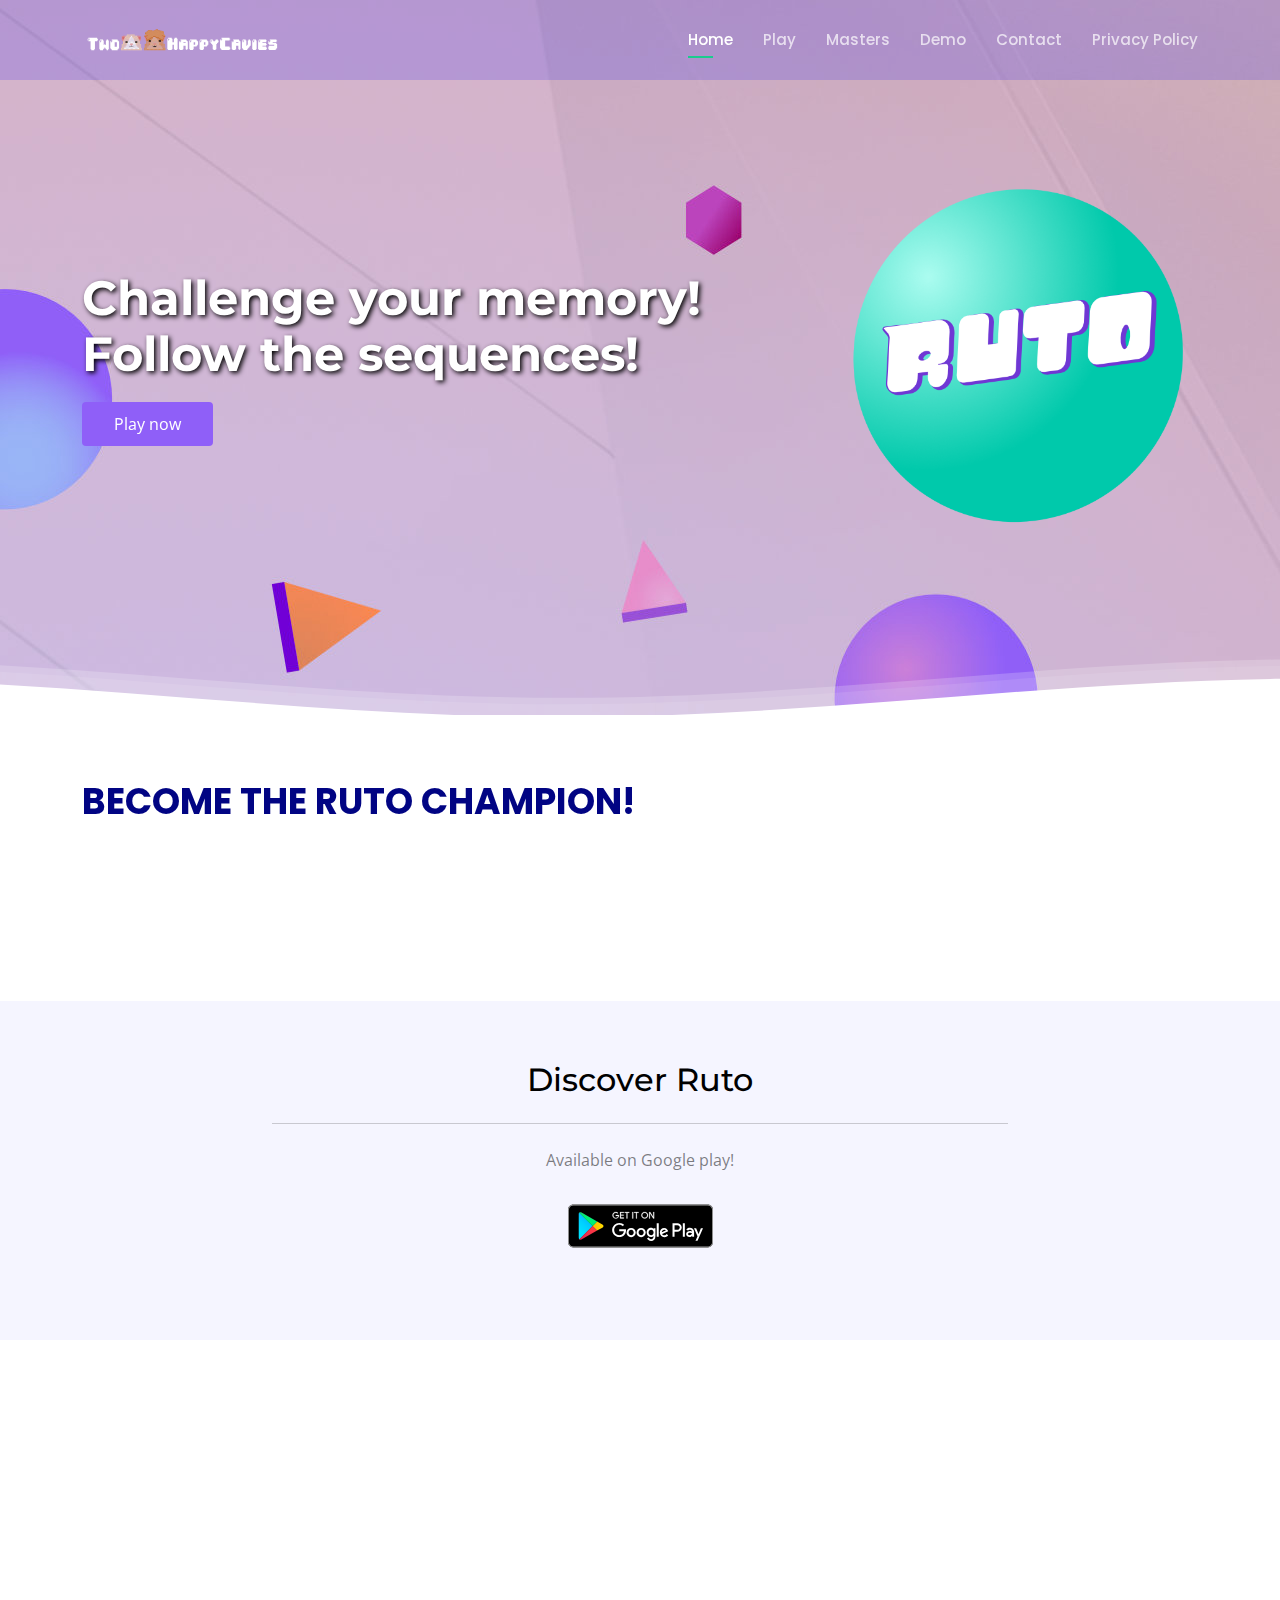
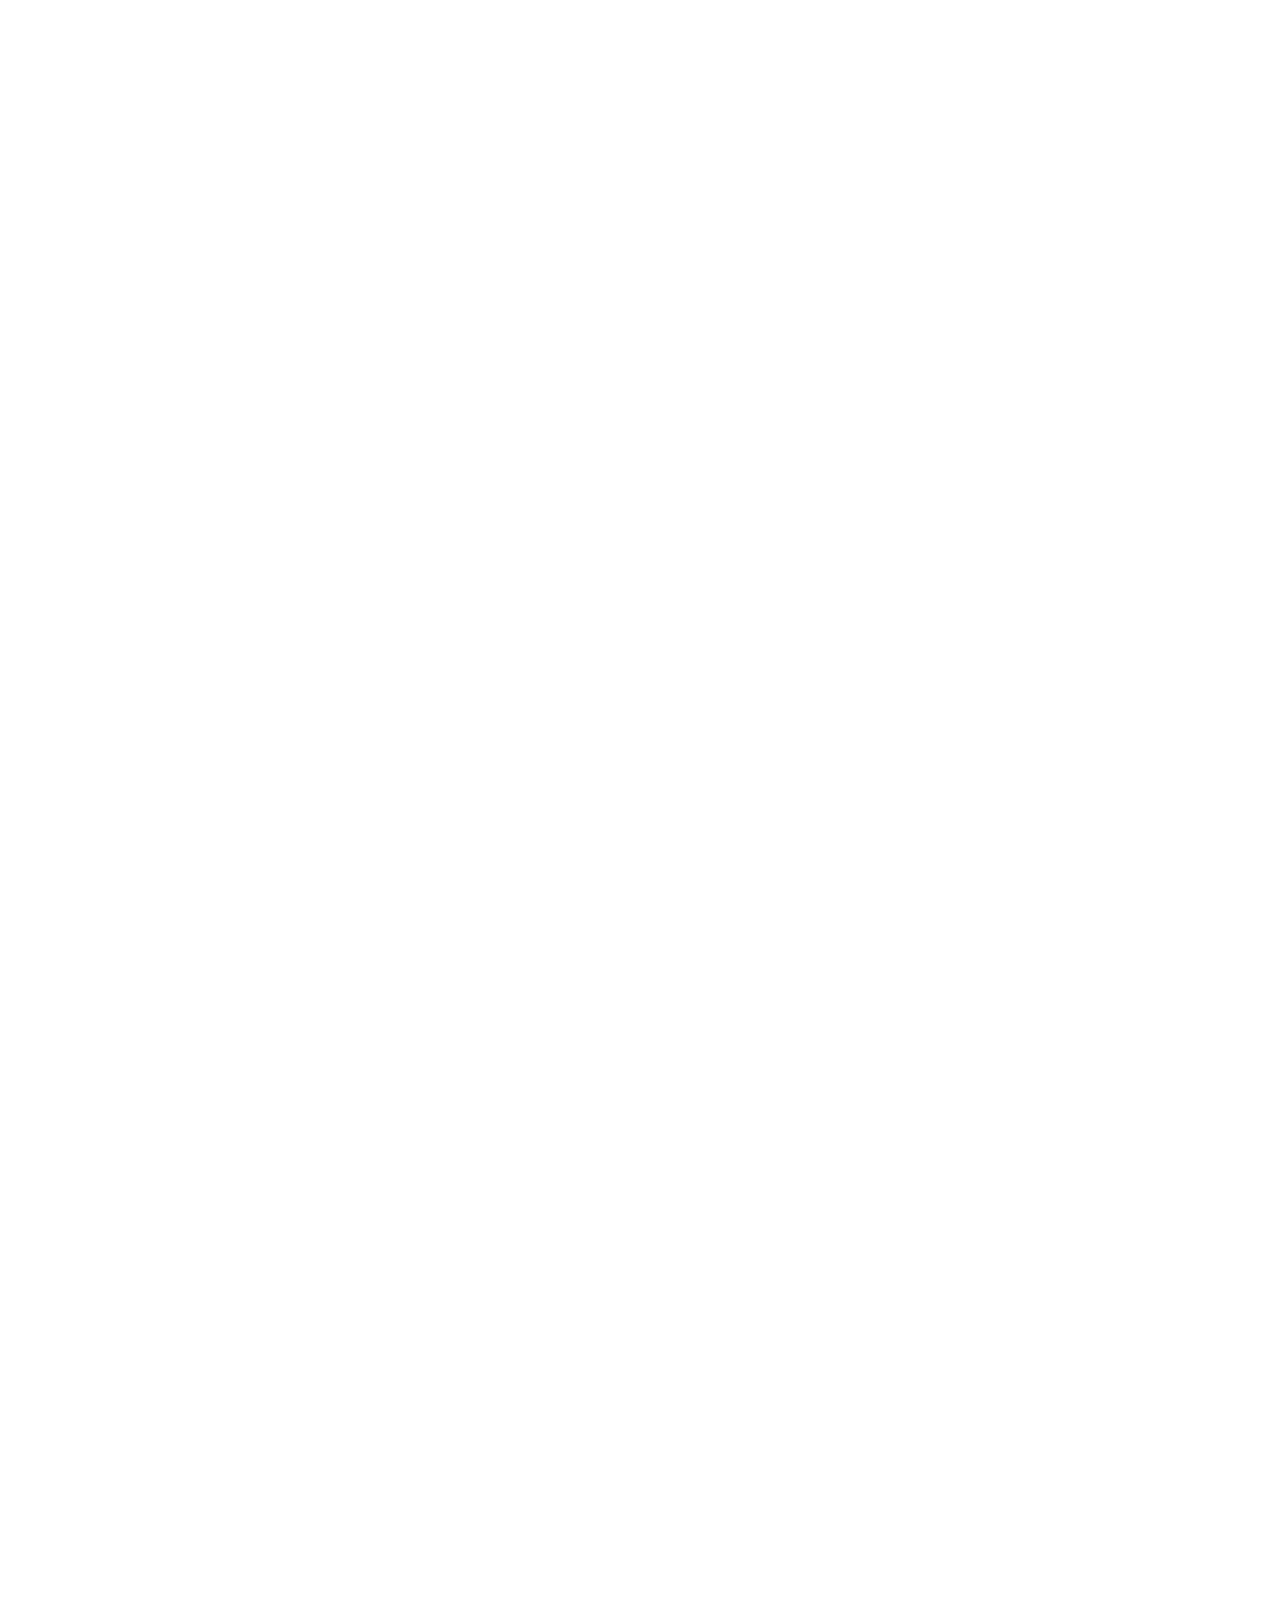
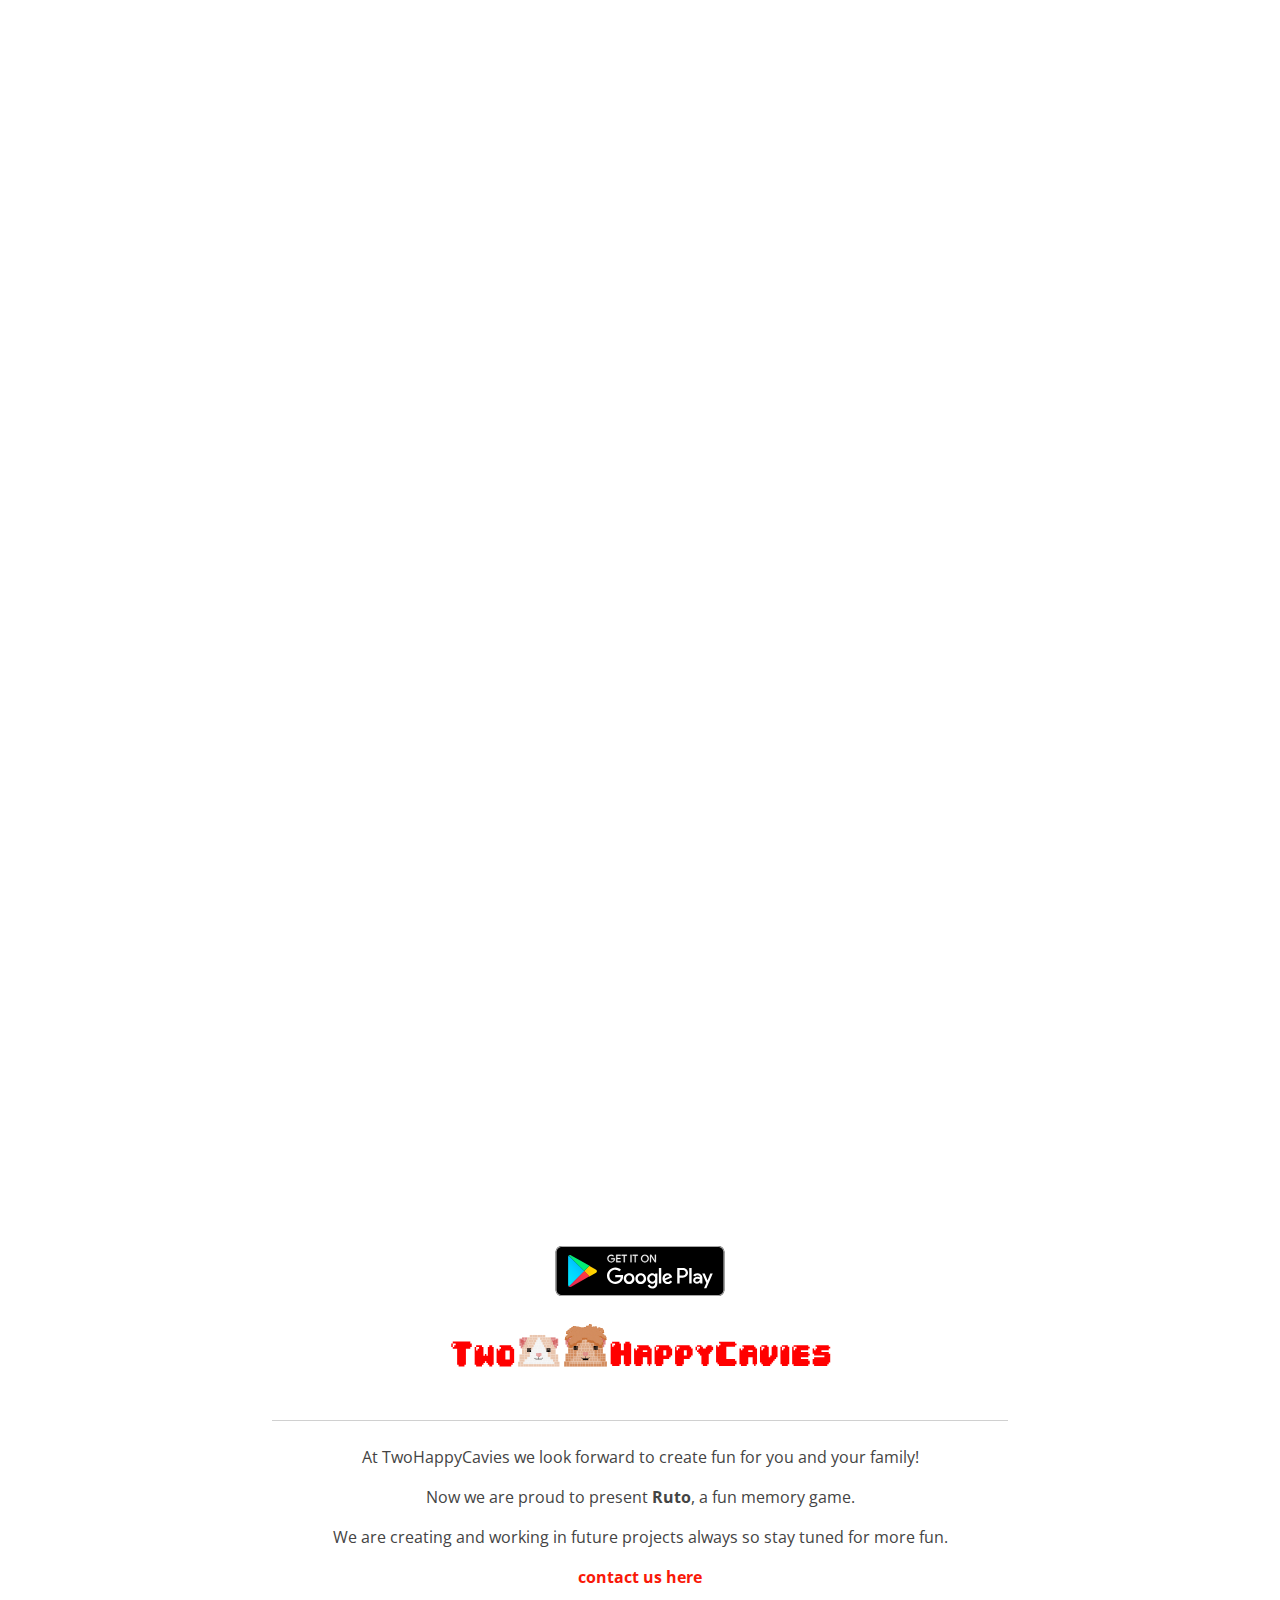
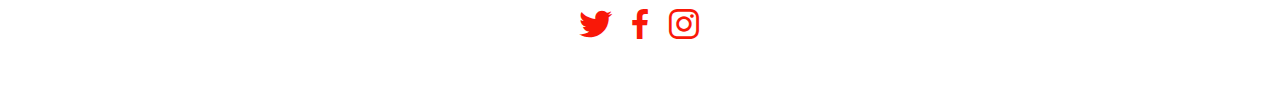
<file: index.html>
<!DOCTYPE html>
<html lang="en">

<head>
  <meta charset="utf-8">
  <meta content="width=device-width, initial-scale=1.0" name="viewport">

  <title>Ruto</title>
  <meta content="" name="description">
  <meta content="" name="keywords">

  <!-- Favicons -->
  <link href="assets/img/favicon.png" rel="icon">
  <link href="assets/img/apple-touch-icon.png" rel="apple-touch-icon">

  <!-- Google Fonts -->
  <link href="https://fonts.googleapis.com/css?family=Open+Sans:300,300i,400,400i,600,600i,700,700i|Montserrat:300,300i,400,400i,500,500i,600,600i,700,700i|Poppins:300,300i,400,400i,500,500i,600,600i,700,700i" rel="stylesheet">
  <link rel="preconnect" href="https://fonts.googleapis.com">
  <link rel="preconnect" href="https://fonts.gstatic.com" crossorigin>
  <link href="https://fonts.googleapis.com/css2?family=Dosis:wght@700&display=swap" rel="stylesheet">

  <!-- Vendor CSS Files -->
  <link href="assets/vendor/aos/aos.css" rel="stylesheet">
  <link href="assets/vendor/bootstrap/css/bootstrap.min.css" rel="stylesheet">
  <link href="assets/vendor/bootstrap-icons/bootstrap-icons.css" rel="stylesheet">
  <link href="assets/vendor/boxicons/css/boxicons.min.css" rel="stylesheet">
  <link href="assets/vendor/glightbox/css/glightbox.min.css" rel="stylesheet">
  <link href="assets/vendor/scss/buttons.scss" rel="stylesheet">
  <link href="assets/vendor/remixicon/remixicon.css" rel="stylesheet">
  <link href="assets/vendor/swiper/swiper-bundle.min.css" rel="stylesheet">

  <!-- Template Main CSS File -->
  <link href="assets/css/style.css" rel="stylesheet">

  <!-- =======================================================
  * Template Name: Bootslander - v4.7.2
  * Template URL: https://bootstrapmade.com/bootslander-free-bootstrap-landing-page-template/
  * Author: BootstrapMade.com
  * License: https://bootstrapmade.com/license/
  ======================================================== -->
</head>

<body>

  <!-- ======= Header ======= -->
  <header id="header" class="fixed-top d-flex align-items-center header-transparent">
    <div class="container d-flex align-items-center justify-content-between">

      <div class="logo">
        <a href="index.html"><img border="0" alt="TwoHappyCavies" src="assets/img/logo-thcs-outline-white.svg" height="100" width="200"></a>
        <!-- Uncomment below if you prefer to use an image logo -->
        <!-- <a href="index.html"><img src="assets/img/logo.png" alt="" class="img-fluid"></a>-->
      </div>

      <nav id="navbar" class="navbar">
        <ul>
          <li><a class="nav-link scrollto active" href="#hero">Home</a></li>
          <li><a class="nav-link scrollto" href="#features">Play</a></li>
          <li><a class="nav-link scrollto" href="#details">Masters</a></li>
          <li><a class="nav-link scrollto" href="#team">Demo</a></li>
          <li><a class="nav-link scrollto" href="#contact">Contact</a></li>
          <li><a class="nav-link scrollto" href="https://twohappycavies.github.io/ruto/privacy-policy.html" target="_blank">Privacy Policy</a></li>
        </ul>
        <i class="bi bi-list mobile-nav-toggle"></i>
      </nav><!-- .navbar -->

    </div>
  </header><!-- End Header -->

  <!-- ======= Hero Section ======= -->
  <section id="hero">

    <div class="container">
      <div class="row justify-content-between">
        <div class="col-lg-7 pt-5 pt-lg-0 order-2 order-lg-1 d-flex align-items-center">
          <div data-aos="zoom-out">
            <h1 style="color: #ffffff ; text-shadow: 2px 2px 5px #000000;">Challenge your memory! Follow the sequences! </h1>
            <a class="button-top" href="#features">Play now</a>
            <div class="text-center text-lg-start">
              </div>
          </div>
        </div>
        <div class="col-lg-4 order-1 order-lg-2 hero-img" data-aos="zoom-out" data-aos-delay="300">
          <img src="assets/img/hero-img.png" class="img-fluid animated" alt="">
          </div>
        </div>
    </div>

    <svg class="hero-waves" xmlns="http://www.w3.org/2000/svg" xmlns:xlink="http://www.w3.org/1999/xlink" viewBox="0 24 150 28 " preserveAspectRatio="none">
      <defs>
        <path id="wave-path" d="M-160 44c30 0 58-18 88-18s 58 18 88 18 58-18 88-18 58 18 88 18 v44h-352z">
      </defs>
      <g class="wave1">
        <use xlink:href="#wave-path" x="50" y="3" fill="rgba(255,255,255, .1)">
      </g>
      <g class="wave2">
        <use xlink:href="#wave-path" x="50" y="0" fill="rgba(255,255,255, .2)">
      </g>
      <g class="wave3">
        <use xlink:href="#wave-path" x="50" y="9" fill="#fff">
      </g>
    </svg>

  </section><!-- End Hero -->

  <main id="main">

      <!-- ======= About Section ======= -->
    <!--<section id="about" class="about">
      <div class="container-fluid">

        <div class="row">
          <div class="col-xl-5 col-lg-6 video-box d-flex justify-content-center align-items-stretch" data-aos="fade-right">
            <a href="https://www.youtube.com/watch?v=jDDaplaOz7Q" class="venobox play-btn mb-4" data-vbtype="video" data-autoplay="true"></a>
          </div>

          <div class="col-xl-7 col-lg-6 icon-boxes d-flex flex-column align-items-stretch justify-content-center py-5 px-lg-5" data-aos="fade-left">
            <h3>Enim quis est voluptatibus aliquid consequatur fugiat</h3>
            <p>Esse voluptas cumque vel exercitationem. Reiciendis est hic accusamus. Non ipsam et sed minima temporibus laudantium. Soluta voluptate sed facere corporis dolores excepturi. Libero laboriosam sint et id nulla tenetur. Suscipit aut voluptate.</p>

            <div class="icon-box" data-aos="zoom-in" data-aos-delay="100">
              <div class="icon"><i class="bx bx-fingerprint"></i></div>
              <h4 class="title"><a href="">Lorem Ipsum</a></h4>
              <p class="description">Voluptatum deleniti atque corrupti quos dolores et quas molestias excepturi sint occaecati cupiditate non provident</p>
            </div>

            <div class="icon-box" data-aos="zoom-in" data-aos-delay="200">
              <div class="icon"><i class="bx bx-gift"></i></div>
              <h4 class="title"><a href="">Nemo Enim</a></h4>
              <p class="description">At vero eos et accusamus et iusto odio dignissimos ducimus qui blanditiis praesentium voluptatum deleniti atque</p>
            </div>

            <div class="icon-box" data-aos="zoom-in" data-aos-delay="300">
              <div class="icon"><i class="bx bx-atom"></i></div>
              <h4 class="title"><a href="">Dine Pad</a></h4>
              <p class="description">Explicabo est voluptatum asperiores consequatur magnam. Et veritatis odit. Sunt aut deserunt minus aut eligendi omnis</p>
            </div>

          </div>
        </div>

      </div>
    </section>--><!-- End About Section -->

    <!-- ======= Features Section ======= -->
    <section id="features" class="features">
      <div class="container">

        <div class="section-title" data-aos="fade-up">
          <p>Become the Ruto Champion!</p>
        </div>

        <div class="row" data-aos="fade-left">
          <div class="col-lg-3 col-md-4">
            <div class="icon-box" data-aos="zoom-in" data-aos-delay="50">
              <i class="bi bi-puzzle" style="color: #ffbb2c;"></i>
              <h3><a href="">Memory game</a></h3>
            </div>
          </div>
          <div class="col-lg-3 col-md-4 mt-4 mt-md-0">
            <div class="icon-box" data-aos="zoom-in" data-aos-delay="100">
              <i class="bi bi-joystick" style="color: #5578ff;"></i>
              <h3><a href="">12 classic levels</a></h3>
            </div>
          </div>
          <div class="col-lg-3 col-md-4 mt-4 mt-md-0">
            <div class="icon-box" data-aos="zoom-in" data-aos-delay="150">
              <i class="bi bi-asterisk" style="color: #e80368;"></i>
              <h3><a href="">12 themed levels</a></h3>
            </div>
          </div>
          <div class="col-lg-3 col-md-4 mt-4 mt-lg-0">
            <div class="icon-box" data-aos="zoom-in" data-aos-delay="200">
              <i class="bi bi-unlock" style="color: #e361ff;"></i>
              <h3><a href="">All levels unlocked</a></h3>
            </div>
          </div>
      </div>
    </section><!-- End Features Section -->

    <!-- ======= Game download Section ======= -->
    <section id="faq" class="faq section-bg">
      <div class="container">
          <div class="row justify-content-center">
            <div class="col-lg-8 text-center">
              <h2 class="text-black mt-0">Discover Ruto</h2>
              <hr class="divider light my-4">
              <p class="text-black-50 mb-4">Available on Google play!</p>
                <p class="text-white-50 mb-4"><img border="0" alt="Google" src="assets/img/google-play-badge.svg" height="60" width="145"></p>
              </div>
          </div>
        </div>
      </section>
  <!-- End Game download Section -->


    <!-- ======= Counts Section ======= -->
    <!--<section id="counts" class="counts">
      <div class="container">

        <div class="row" data-aos="fade-up">

          <div class="col-lg-3 col-md-6">
            <div class="count-box">
              <i class="bi bi-emoji-smile"></i>
              <span data-purecounter-start="0" data-purecounter-end="232" data-purecounter-duration="1" class="purecounter"></span>
              <p>Happy Clients</p>
            </div>
          </div>

          <div class="col-lg-3 col-md-6 mt-5 mt-md-0">
            <div class="count-box">
              <i class="bi bi-journal-richtext"></i>
              <span data-purecounter-start="0" data-purecounter-end="521" data-purecounter-duration="1" class="purecounter"></span>
              <p>Projects</p>
            </div>
          </div>

          <div class="col-lg-3 col-md-6 mt-5 mt-lg-0">
            <div class="count-box">
              <i class="bi bi-headset"></i>
              <span data-purecounter-start="0" data-purecounter-end="1463" data-purecounter-duration="1" class="purecounter"></span>
              <p>Hours Of Support</p>
            </div>
          </div>

          <div class="col-lg-3 col-md-6 mt-5 mt-lg-0">
            <div class="count-box">
              <i class="bi bi-people"></i>
              <span data-purecounter-start="0" data-purecounter-end="15" data-purecounter-duration="1" class="purecounter"></span>
              <p>Hard Workers</p>
            </div>
          </div>

        </div>

      </div>
    </section>--><!-- End Counts Section -->

    <!-- ======= Details Section ======= -->
    <section id="details" class="details">
      <div class="container">

        <div class="row content">
          <div class="col-md-4" data-aos="fade-right">
            <a href="#team"><img src="assets/img/details-1title2.png" class="img-fluid" alt=""></a></img>
            <img src="assets/img/details-1.png" class="img-fluid" alt="">

          </div>
          <div class="col-md-8 pt-4" data-aos="fade-up">
            <h3>Circle Master: Kid Dial</h3>
            <p class="fst">
            DJ performer by nature and Master Ruto on Circles. </p>
            <p>He uses a variety of wild MIDI controllers to perform his sequences.</p>
            <p>Loves a challenge so be prepared!</p>
            <ul>
              <li><a href="#team"><img src="assets/img/about-2.png"></a></li>
              <li></li>
              <li><p><strong>From left to right:</strong> 6 Figures (Level 2), Flag (Level 3), Midi-Warrior (Level 8) </p>
            </ul>

          </div>
        </div>

        <div class="row content">
          <div class="col-md-4 order-1 order-md-2" data-aos="fade-left">
            <a href="#team"><img src="assets/img/details-2title2.png" class="img-fluid" alt=""></a></img>
            <img src="assets/img/details-2.png" class="img-fluid" alt="">
            </div>
          <div class="col-md-8 pt-5 order-2 order-md-1" data-aos="fade-up">
            <h3>This is Virtus Potentia</h3>
            <p class="fst">
              Genius engineer with a passion for Ruto sequences.</p>
              <p>As a Master Ruto in Hexagons she uses Virtual Reality grounds to create her sequences.</p>
              <ul>
                <li><a href="#team"><img src="assets/img/about-3.png"></a></img></li>
                <li></li>
                <li><p><strong>From left to right:</strong> VR Burst (Level 16), Hex Stair (Level 10), The Hive (Level 15) </p>
              </ul>
            </div>
        </div>

        <div class="row content">
          <div class="col-md-4" data-aos="fade-right">
            <a href="#team"><img src="assets/img/details-3title2.png" class="img-fluid" alt=""></a></img>
            <img src="assets/img/details-3.png" class="img-fluid" alt="">
          </div>
          <div class="col-md-8 pt-5" data-aos="fade-up">
            <h3>This is Doctor James Forscher</h3>
            <p>Archeologist who has found ancient temples with Ruto sequences</p>
            <p>To control these sequences and solve their mystery, he has become Master Ruto in Triangles</p>
            <p>What will he find on these mysterious sequences?</p>
            <ul>
              <li><a href="#team"><img src="assets/img/about-4.png"></a></img></li>
              <li></li>
              <li><p><strong>From left to right:</strong> A god's eye (Level 21), Caterpillar (Level 19), Fractal (Level 24) </p>
            </ul>
          </div>
        </div>
      </div>
    </section><!-- End Details Section -->

    <!-- ======= Gallery Section ======= -->
  <!--  <section id="gallery" class="gallery">
      <div class="container">

        <div class="section-title" data-aos="fade-up">
          <h2>Gallery</h2>
          <p>Check our Gallery</p>
        </div>

        <div class="row g-0" data-aos="fade-left">

          <div class="col-lg-3 col-md-4">
            <div class="gallery-item" data-aos="zoom-in" data-aos-delay="100">
              <a href="assets/img/gallery/gallery-1.jpg" class="gallery-lightbox">
                <img src="assets/img/gallery/gallery-1.jpg" alt="" class="img-fluid">
              </a>
            </div>
          </div>

          <div class="col-lg-3 col-md-4">
            <div class="gallery-item" data-aos="zoom-in" data-aos-delay="150">
              <a href="assets/img/gallery/gallery-2.jpg" class="gallery-lightbox">
                <img src="assets/img/gallery/gallery-2.jpg" alt="" class="img-fluid">
              </a>
            </div>
          </div>

          <div class="col-lg-3 col-md-4">
            <div class="gallery-item" data-aos="zoom-in" data-aos-delay="200">
              <a href="assets/img/gallery/gallery-3.jpg" class="gallery-lightbox">
                <img src="assets/img/gallery/gallery-3.jpg" alt="" class="img-fluid">
              </a>
            </div>
          </div>

          <div class="col-lg-3 col-md-4">
            <div class="gallery-item" data-aos="zoom-in" data-aos-delay="250">
              <a href="assets/img/gallery/gallery-4.jpg" class="gallery-lightbox">
                <img src="assets/img/gallery/gallery-4.jpg" alt="" class="img-fluid">
              </a>
            </div>
          </div>

          <div class="col-lg-3 col-md-4">
            <div class="gallery-item" data-aos="zoom-in" data-aos-delay="300">
              <a href="assets/img/gallery/gallery-5.jpg" class="gallery-lightbox">
                <img src="assets/img/gallery/gallery-5.jpg" alt="" class="img-fluid">
              </a>
            </div>
          </div>

          <div class="col-lg-3 col-md-4">
            <div class="gallery-item" data-aos="zoom-in" data-aos-delay="350">
              <a href="assets/img/gallery/gallery-6.jpg" class="gallery-lightbox">
                <img src="assets/img/gallery/gallery-6.jpg" alt="" class="img-fluid">
              </a>
            </div>
          </div>

          <div class="col-lg-3 col-md-4">
            <div class="gallery-item" data-aos="zoom-in" data-aos-delay="400">
              <a href="assets/img/gallery/gallery-7.jpg" class="gallery-lightbox">
                <img src="assets/img/gallery/gallery-7.jpg" alt="" class="img-fluid">
              </a>
            </div>
          </div>

          <div class="col-lg-3 col-md-4">
            <div class="gallery-item" data-aos="zoom-in" data-aos-delay="450">
              <a href="assets/img/gallery/gallery-8.jpg" class="gallery-lightbox">
                <img src="assets/img/gallery/gallery-8.jpg" alt="" class="img-fluid">
              </a>
            </div>
          </div>

        </div>

      </div>
    </section>--><!-- End Gallery Section -->

    <!-- ======= Testimonials Section ======= -->
  <!--  <section id="testimonials" class="testimonials">
      <div class="container">

        <div class="testimonials-slider swiper" data-aos="fade-up" data-aos-delay="100">
          <div class="swiper-wrapper">

            <div class="swiper-slide">
              <div class="testimonial-item">
                <img src="assets/img/testimonials/testimonials-1.jpg" class="testimonial-img" alt="">
                <h3>Saul Goodman</h3>
                <h4>Ceo &amp; Founder</h4>
                <p>
                  <i class="bx bxs-quote-alt-left quote-icon-left"></i>
                  Proin iaculis purus consequat sem cure digni ssim donec porttitora entum suscipit rhoncus. Accusantium quam, ultricies eget id, aliquam eget nibh et. Maecen aliquam, risus at semper.
                  <i class="bx bxs-quote-alt-right quote-icon-right"></i>
                </p>
              </div>
            </div>--><!-- End testimonial item -->

            <!--<div class="swiper-slide">
              <div class="testimonial-item">
                <img src="assets/img/testimonials/testimonials-2.jpg" class="testimonial-img" alt="">
                <h3>Sara Wilsson</h3>
                <h4>Designer</h4>
                <p>
                  <i class="bx bxs-quote-alt-left quote-icon-left"></i>
                  Export tempor illum tamen malis malis eram quae irure esse labore quem cillum quid cillum eram malis quorum velit fore eram velit sunt aliqua noster fugiat irure amet legam anim culpa.
                  <i class="bx bxs-quote-alt-right quote-icon-right"></i>
                </p>
              </div>
            </div>--><!-- End testimonial item -->

            <!--<div class="swiper-slide">
              <div class="testimonial-item">
                <img src="assets/img/testimonials/testimonials-3.jpg" class="testimonial-img" alt="">
                <h3>Jena Karlis</h3>
                <h4>Store Owner</h4>
                <p>
                  <i class="bx bxs-quote-alt-left quote-icon-left"></i>
                  Enim nisi quem export duis labore cillum quae magna enim sint quorum nulla quem veniam duis minim tempor labore quem eram duis noster aute amet eram fore quis sint minim.
                  <i class="bx bxs-quote-alt-right quote-icon-right"></i>
                </p>
              </div>
            </div>--><!-- End testimonial item -->

          <!--  <div class="swiper-slide">
              <div class="testimonial-item">
                <img src="assets/img/testimonials/testimonials-4.jpg" class="testimonial-img" alt="">
                <h3>Matt Brandon</h3>
                <h4>Freelancer</h4>
                <p>
                  <i class="bx bxs-quote-alt-left quote-icon-left"></i>
                  Fugiat enim eram quae cillum dolore dolor amet nulla culpa multos export minim fugiat minim velit minim dolor enim duis veniam ipsum anim magna sunt elit fore quem dolore labore illum veniam.
                  <i class="bx bxs-quote-alt-right quote-icon-right"></i>
                </p>
              </div>
            </div>--><!-- End testimonial item -->

            <!--<div class="swiper-slide">
              <div class="testimonial-item">
                <img src="assets/img/testimonials/testimonials-5.jpg" class="testimonial-img" alt="">
                <h3>John Larson</h3>
                <h4>Entrepreneur</h4>
                <p>
                  <i class="bx bxs-quote-alt-left quote-icon-left"></i>
                  Quis quorum aliqua sint quem legam fore sunt eram irure aliqua veniam tempor noster veniam enim culpa labore duis sunt culpa nulla illum cillum fugiat legam esse veniam culpa fore nisi cillum quid.
                  <i class="bx bxs-quote-alt-right quote-icon-right"></i>
                </p>
              </div>
            </div>--><!-- End testimonial item -->

          <!--</div>
          <div class="swiper-pagination"></div>
        </div>

      </div>
    </section>--><!-- End Testimonials Section -->

    <!-- ======= Team Section ======= -->
    <section id="team" class="team">
      <div class="container">

        <div class="section-title" data-aos="fade-up">
          <p>Play our free online demos</p>

        </div>

        <div class="row" data-aos="fade-left">

          <div class="col-lg-4 col-md-6">
            <div class="member" data-aos="zoom-in" data-aos-delay="100">
              <div class="pic"><a href="https://twohappycavies.github.io/ruto/demo/index.html" target="_blank"><img src="assets/img/team/team-1.jpg" class="img-fluid" alt=""></a></img></div>
              <div class="member-info">
                <h4>Circles</h4>
                </div>
            </div>
          </div>

          <div class="col-lg-4 col-md-6 mt-5 mt-md-0">
            <div class="member" data-aos="zoom-in" data-aos-delay="200">
              <div class="pic"><a href="https://twohappycavies.github.io/ruto/demo/hexagons/index_hex.html" target="_blank"><img src="assets/img/team/team-2.jpg" class="img-fluid" alt=""></a></img></div>
              <div class="member-info">
                <h4>Hexagons</h4>
                </div>
            </div>
          </div>

          <div class="col-lg-4 col-md-6 mt-5 mt-lg-0">
            <div class="member" data-aos="zoom-in" data-aos-delay="300">
              <div class="pic"><a href="https://twohappycavies.github.io/ruto/demo/triangles/index_tri.html" target="_blank"><img src="assets/img/team/team-3.jpg" class="img-fluid" alt=""></div>
              <div class="member-info">
                <h4>Triangles</h4>
                </div>
            </div>
          </div>
        </div>

      </div>
    </section><!-- End Team Section -->

    <!-- ======= Game download Section ======= -->
    <!--<section id="faq" class="faq section-bg">
      <div class="container">
          <div class="row justify-content-center">
            <div class="col-lg-8 text-center">
              <h2 class="text-black mt-0">Discover Ruto</h2>
              <hr class="divider light my-4">
              <p class="text-black-50 mb-4">Available on Google play!</p>
                <p class="text-white-50 mb-4"><img border="0" alt="Google" src="assets/img/google-play-badge.svg" height="60" width="145"></p>
              </div>
          </div>
        </div>
      </section>-->
  <!-- End Game download Section -->
  <!-- Call to Action Section -->
<!--  <section class="page-section bg-dark text-white">
    <div class="container text-center">
      <h2 class="mb-4">TwoHappyCavies is in Facebook</h2>
       <a class="button-top" href="https://www.facebook.com/twohappycavies/">Follow Us!</a>
    </div>
  </section>-->

  <!-- Contact Section -->
  <section class="page-section" id="contact">
    <div class="container">
      <div class="row justify-content-center">
        <div class="col-lg-8 text-center">
          <div class="logo">
            <a href=""><img border="0" alt="TwoHappyCavies" src="assets/img/google-play-badge.svg" height="50" width="200"></a>
          </div>
          <div class="logo">
            <a href="index.html"><img border="0" alt="TwoHappyCavies" src="assets/img/logo-thcs-outline.svg" height="100" width="400"></a>
            <!-- Uncomment below if you prefer to use an image logo -->
            <!-- <a href="index.html"><img src="assets/img/logo.png" alt="" class="img-fluid"></a>-->
          </div>
          <hr class="divider my-4">
            <p>At TwoHappyCavies we look forward to create fun for you and your family!</p>
          </p> Now we are proud to present <b>Ruto</b>, a fun memory game.</p>
          <p> We are creating and working in future projects always so stay tuned for more fun.</p>
        </div>
      </div>
      <div class="row justify-content-center">
        <div class="col-lg-8 text-center">
          <i class="fas fa-envelope fa-3x mb-3 text-muted"></i>
          <!-- Make sure to change the email address in anchor text AND the link below! -->
          <a class="d-block" style="color: #f91808;" href="mailto:twohappycavies@gmail.com"><strong>contact us here</strong></a>
          <p></p>
          <a href="#" class="twitter"><i class="bx bxl-twitter" style="font-size:40px; color: #f91808"></i></a>
          <a href="https://www.facebook.com/twohappycavies/" class="facebook" target="_blank"><i class="bx bxl-facebook" style="font-size:40px; color: #f91808"></i></a>
          <a href="#" class="instagram"><i class="bx bxl-instagram" style="font-size:40px; color: #f91808"></i></a>
        </div>
      </div>
    </div>

    <!-- ======= Pricing Section ======= -->
  <!--  <section id="pricing" class="pricing">
      <div class="container">

        <div class="section-title" data-aos="fade-up">
          <h2>Pricing</h2>
          <p>Check our Pricing</p>
        </div>

        <div class="row" data-aos="fade-left">

          <div class="col-lg-3 col-md-6">
            <div class="box" data-aos="zoom-in" data-aos-delay="100">
              <h3>Free</h3>
              <h4><sup>$</sup>0<span> / month</span></h4>
              <ul>
                <li>Aida dere</li>
                <li>Nec feugiat nisl</li>
                <li>Nulla at volutpat dola</li>
                <li class="na">Pharetra massa</li>
                <li class="na">Massa ultricies mi</li>
              </ul>
              <div class="btn-wrap">
                <a href="#" class="btn-buy">Buy Now</a>
              </div>
            </div>
          </div>

          <div class="col-lg-3 col-md-6 mt-4 mt-md-0">
            <div class="box featured" data-aos="zoom-in" data-aos-delay="200">
              <h3>Business</h3>
              <h4><sup>$</sup>19<span> / month</span></h4>
              <ul>
                <li>Aida dere</li>
                <li>Nec feugiat nisl</li>
                <li>Nulla at volutpat dola</li>
                <li>Pharetra massa</li>
                <li class="na">Massa ultricies mi</li>
              </ul>
              <div class="btn-wrap">
                <a href="#" class="btn-buy">Buy Now</a>
              </div>
            </div>
          </div>

          <div class="col-lg-3 col-md-6 mt-4 mt-lg-0">
            <div class="box" data-aos="zoom-in" data-aos-delay="300">
              <h3>Developer</h3>
              <h4><sup>$</sup>29<span> / month</span></h4>
              <ul>
                <li>Aida dere</li>
                <li>Nec feugiat nisl</li>
                <li>Nulla at volutpat dola</li>
                <li>Pharetra massa</li>
                <li>Massa ultricies mi</li>
              </ul>
              <div class="btn-wrap">
                <a href="#" class="btn-buy">Buy Now</a>
              </div>
            </div>
          </div>

          <div class="col-lg-3 col-md-6 mt-4 mt-lg-0">
            <div class="box" data-aos="zoom-in" data-aos-delay="400">
              <span class="advanced">Advanced</span>
              <h3>Ultimate</h3>
              <h4><sup>$</sup>49<span> / month</span></h4>
              <ul>
                <li>Aida dere</li>
                <li>Nec feugiat nisl</li>
                <li>Nulla at volutpat dola</li>
                <li>Pharetra massa</li>
                <li>Massa ultricies mi</li>
              </ul>
              <div class="btn-wrap">
                <a href="#" class="btn-buy">Buy Now</a>
              </div>
            </div>
          </div>

        </div>

      </div>
    </section>--><!-- End Pricing Section -->

    <!-- ======= F.A.Q Section ======= -->
  <!--  <section id="faq" class="faq section-bg">
      <div class="container">

        <div class="section-title" data-aos="fade-up">
          <h2>F.A.Q</h2>
          <p>Frequently Asked Questions</p>
        </div>

        <div class="faq-list">
          <ul>
            <li data-aos="fade-up">
              <i class="bx bx-help-circle icon-help"></i> <a data-bs-toggle="collapse" class="collapse" data-bs-target="#faq-list-1">Non consectetur a erat nam at lectus urna duis? <i class="bx bx-chevron-down icon-show"></i><i class="bx bx-chevron-up icon-close"></i></a>
              <div id="faq-list-1" class="collapse show" data-bs-parent=".faq-list">
                <p>
                  Feugiat pretium nibh ipsum consequat. Tempus iaculis urna id volutpat lacus laoreet non curabitur gravida. Venenatis lectus magna fringilla urna porttitor rhoncus dolor purus non.
                </p>
              </div>
            </li>

            <li data-aos="fade-up" data-aos-delay="100">
              <i class="bx bx-help-circle icon-help"></i> <a data-bs-toggle="collapse" data-bs-target="#faq-list-2" class="collapsed">Feugiat scelerisque varius morbi enim nunc? <i class="bx bx-chevron-down icon-show"></i><i class="bx bx-chevron-up icon-close"></i></a>
              <div id="faq-list-2" class="collapse" data-bs-parent=".faq-list">
                <p>
                  Dolor sit amet consectetur adipiscing elit pellentesque habitant morbi. Id interdum velit laoreet id donec ultrices. Fringilla phasellus faucibus scelerisque eleifend donec pretium. Est pellentesque elit ullamcorper dignissim. Mauris ultrices eros in cursus turpis massa tincidunt dui.
                </p>
              </div>
            </li>

            <li data-aos="fade-up" data-aos-delay="200">
              <i class="bx bx-help-circle icon-help"></i> <a data-bs-toggle="collapse" data-bs-target="#faq-list-3" class="collapsed">Dolor sit amet consectetur adipiscing elit? <i class="bx bx-chevron-down icon-show"></i><i class="bx bx-chevron-up icon-close"></i></a>
              <div id="faq-list-3" class="collapse" data-bs-parent=".faq-list">
                <p>
                  Eleifend mi in nulla posuere sollicitudin aliquam ultrices sagittis orci. Faucibus pulvinar elementum integer enim. Sem nulla pharetra diam sit amet nisl suscipit. Rutrum tellus pellentesque eu tincidunt. Lectus urna duis convallis convallis tellus. Urna molestie at elementum eu facilisis sed odio morbi quis
                </p>
              </div>
            </li>

            <li data-aos="fade-up" data-aos-delay="300">
              <i class="bx bx-help-circle icon-help"></i> <a data-bs-toggle="collapse" data-bs-target="#faq-list-4" class="collapsed">Tempus quam pellentesque nec nam aliquam sem et tortor consequat? <i class="bx bx-chevron-down icon-show"></i><i class="bx bx-chevron-up icon-close"></i></a>
              <div id="faq-list-4" class="collapse" data-bs-parent=".faq-list">
                <p>
                  Molestie a iaculis at erat pellentesque adipiscing commodo. Dignissim suspendisse in est ante in. Nunc vel risus commodo viverra maecenas accumsan. Sit amet nisl suscipit adipiscing bibendum est. Purus gravida quis blandit turpis cursus in.
                </p>
              </div>
            </li>

            <li data-aos="fade-up" data-aos-delay="400">
              <i class="bx bx-help-circle icon-help"></i> <a data-bs-toggle="collapse" data-bs-target="#faq-list-5" class="collapsed">Tortor vitae purus faucibus ornare. Varius vel pharetra vel turpis nunc eget lorem dolor? <i class="bx bx-chevron-down icon-show"></i><i class="bx bx-chevron-up icon-close"></i></a>
              <div id="faq-list-5" class="collapse" data-bs-parent=".faq-list">
                <p>
                  Laoreet sit amet cursus sit amet dictum sit amet justo. Mauris vitae ultricies leo integer malesuada nunc vel. Tincidunt eget nullam non nisi est sit amet. Turpis nunc eget lorem dolor sed. Ut venenatis tellus in metus vulputate eu scelerisque.
                </p>
              </div>
            </li>

          </ul>
        </div>

      </div>
    </section>--><!-- End F.A.Q Section -->

    <!-- ======= Contact Section ======= -->
    <!--<section id="contact" class="contact">
      <div class="container">

        <div class="section-title" data-aos="fade-up">
          <h2>Contact</h2>
          <p>Contact Us</p>
        </div>

        <div class="row">

          <div class="col-lg-4" data-aos="fade-right" data-aos-delay="100">
            <div class="info">
              <div class="address">
                <i class="bi bi-geo-alt"></i>
                <h4>Location:</h4>
                <p>A108 Adam Street, New York, NY 535022</p>
              </div>

              <div class="email">
                <i class="bi bi-envelope"></i>
                <h4>Email:</h4>
                <p>info@example.com</p>
              </div>

              <div class="phone">
                <i class="bi bi-phone"></i>
                <h4>Call:</h4>
                <p>+1 5589 55488 55s</p>
              </div>

            </div>

          </div>

          <div class="col-lg-8 mt-5 mt-lg-0" data-aos="fade-left" data-aos-delay="200">

            <form action="forms/contact.php" method="post" role="form" class="php-email-form">
              <div class="row">
                <div class="col-md-6 form-group">
                  <input type="text" name="name" class="form-control" id="name" placeholder="Your Name" required>
                </div>
                <div class="col-md-6 form-group mt-3 mt-md-0">
                  <input type="email" class="form-control" name="email" id="email" placeholder="Your Email" required>
                </div>
              </div>
              <div class="form-group mt-3">
                <input type="text" class="form-control" name="subject" id="subject" placeholder="Subject" required>
              </div>
              <div class="form-group mt-3">
                <textarea class="form-control" name="message" rows="5" placeholder="Message" required></textarea>
              </div>
              <div class="my-3">
                <div class="loading">Loading</div>
                <div class="error-message"></div>
                <div class="sent-message">Your message has been sent. Thank you!</div>
              </div>
              <div class="text-center"><button type="submit">Send Message</button></div>
            </form>

          </div>

        </div>

      </div>
    </section>--><!-- End Contact Section -->

  </main><!-- End #main -->

  <!-- ======= Footer ======= -->
<!--  <footer id="footer">
    <div class="footer-top">
      <div class="container">
        <div class="row">

          <div class="col-lg-4 col-md-6">
            <div class="footer-info">
              <h3>Bootslander</h3>
              <p class="pb-3"><em>Qui repudiandae et eum dolores alias sed ea. Qui suscipit veniam excepturi quod.</em></p>
              <p>
                A108 Adam Street <br>
                NY 535022, USA<br><br>
                <strong>Phone:</strong> +1 5589 55488 55<br>
                <strong>Email:</strong> info@example.com<br>
              </p>
              <div class="social-links mt-3">
                <a href="#" class="twitter"><i class="bx bxl-twitter"></i></a>
                <a href="#" class="facebook"><i class="bx bxl-facebook"></i></a>
                <a href="#" class="instagram"><i class="bx bxl-instagram"></i></a>
                <a href="#" class="google-plus"><i class="bx bxl-skype"></i></a>
                <a href="#" class="linkedin"><i class="bx bxl-linkedin"></i></a>
              </div>
            </div>
          </div>

          <div class="col-lg-2 col-md-6 footer-links">
            <h4>Useful Links</h4>
            <ul>
              <li><i class="bx bx-chevron-right"></i> <a href="#">Home</a></li>
              <li><i class="bx bx-chevron-right"></i> <a href="#">About us</a></li>
              <li><i class="bx bx-chevron-right"></i> <a href="#">Services</a></li>
              <li><i class="bx bx-chevron-right"></i> <a href="#">Terms of service</a></li>
              <li><i class="bx bx-chevron-right"></i> <a href="#">Privacy policy</a></li>
            </ul>
          </div>

          <div class="col-lg-2 col-md-6 footer-links">
            <h4>Our Services</h4>
            <ul>
              <li><i class="bx bx-chevron-right"></i> <a href="#">Web Design</a></li>
              <li><i class="bx bx-chevron-right"></i> <a href="#">Web Development</a></li>
              <li><i class="bx bx-chevron-right"></i> <a href="#">Product Management</a></li>
              <li><i class="bx bx-chevron-right"></i> <a href="#">Marketing</a></li>
              <li><i class="bx bx-chevron-right"></i> <a href="#">Graphic Design</a></li>
            </ul>
          </div>

          <div class="col-lg-4 col-md-6 footer-newsletter">
            <h4>Our Newsletter</h4>
            <p>Tamen quem nulla quae legam multos aute sint culpa legam noster magna</p>
            <form action="" method="post">
              <input type="email" name="email"><input type="submit" value="Subscribe">
            </form>

          </div>

        </div>
      </div>
    </div>

    <div class="container">
      <div class="copyright">
        &copy; Copyright <strong><span>Bootslander</span></strong>. All Rights Reserved
      </div>
      <div class="credits">-->        <!-- All the links in the footer should remain intact. -->
        <!-- You can delete the links only if you purchased the pro version. -->
        <!-- Licensing information: https://bootstrapmade.com/license/ -->
        <!-- Purchase the pro version with working PHP/AJAX contact form: https://bootstrapmade.com/bootslander-free-bootstrap-landing-page-template/ -->
      <!--  Designed by <a href="https://bootstrapmade.com/">BootstrapMade</a>
      </div>
    </div>
  </footer>--><!-- End Footer -->

  <a href="#" class="back-to-top d-flex align-items-center justify-content-center"><i class="bi bi-arrow-up-short"></i></a>
  <div id="preloader"></div>

  <!-- Vendor JS Files -->
  <script src="assets/vendor/purecounter/purecounter_vanilla.js"></script>
  <script src="assets/vendor/aos/aos.js"></script>
  <script src="assets/vendor/bootstrap/js/bootstrap.bundle.min.js"></script>
  <script src="assets/vendor/glightbox/js/glightbox.min.js"></script>
  <script src="assets/vendor/swiper/swiper-bundle.min.js"></script>
  <script src="assets/vendor/php-email-form/validate.js"></script>

  <!-- Template Main JS File -->
  <script src="assets/js/main.js"></script>

</body>

</html>
</file>
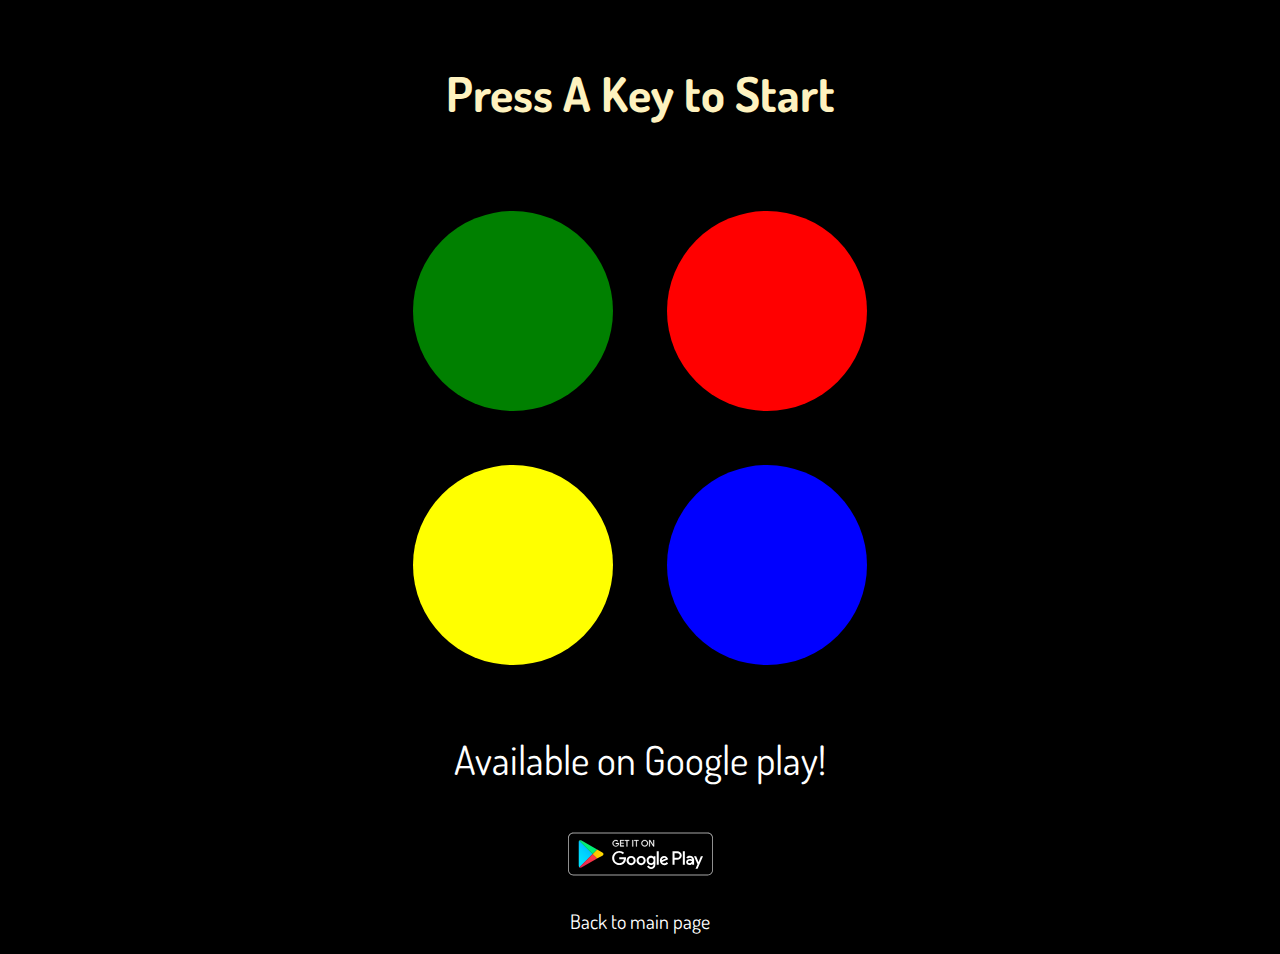
<file: demo/index.html>
<!DOCTYPE html>
<html lang="en" dir="ltr">

<head>
  <meta charset="utf-8">
  <title>Ruto Circles</title>
  <link rel="stylesheet" href="styles.css">
  <link href="https://fonts.googleapis.com/css?family=Press+Start+2P" rel="stylesheet">
  <link href="https://fonts.googleapis.com/css2?family=Dosis:wght@700&display=swap" rel="stylesheet">
</head>

<body>
  <h1 id="level-title2">Press A Key to Start</h1>
  <h1 id="level-title" class="mobiletap">--- TAP HERE TO START ---- </h1>
  <div class="container">
    <div lass="row">

      <div type="button" id="green" class="btn-circle green">

      </div>

      <div type="button" id="red" class="btn-circle red">

      </div>
    </div>

    <div class="row">

      <div type="button" id="yellow" class="btn-circle yellow">

      </div>
      <div type="button" id="blue" class="btn-circle blue">

      </div>

    </div>

  </div>

  <section id="faq" class="faq section-bg">
    <div class="container">
        <div class="row justify-content-center">
          <p class="text-black-50 mb-4" style="font-family: Dosis; font-size: 40px; color: #ffffff">Available on Google play!</p>
              <p class="text-white-50 mb-4"><img border="0" alt="Google" src="img/google-play-badge.svg" height="60" width="145"></p>
              <p style="font-family: Dosis; font-size: 20px; color: #ffffff" ><a href="https://twohappycavies.github.io/ruto/" style="text-decoration:none;color:#FFFFFF">Back to main page</a></p>

      </section>

  <script src="https://ajax.googleapis.com/ajax/libs/jquery/3.3.1/jquery.min.js"></script>
  <script src="game.js" charset="utf-8"></script>

</body>

</html>
</file>
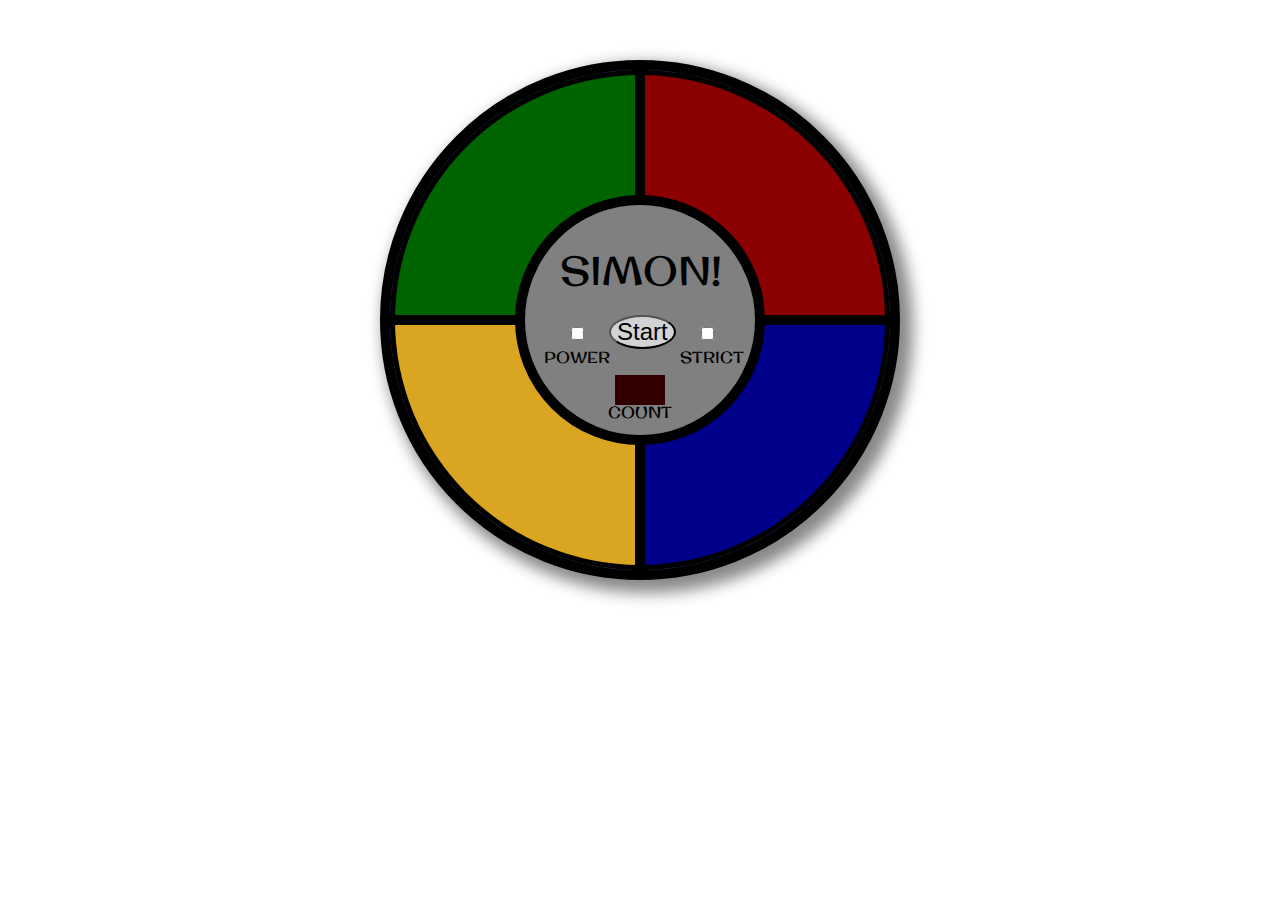
<file: test2/index.html>
<!DOCTYPE html>
<html>

<head>
  <meta charset="UTF-8">
  <title>Simon Game</title>
  <meta name="viewport" content="width=device-width, initial-scale=1">

  <link href='https://fonts.googleapis.com/css?family=Original+Surfer&effect=emboss' rel='stylesheet' type='text/css'>
  <link rel="stylesheet" href="css/style.css">

  <audio id="clip1">
  	<source src="https://s3.amazonaws.com/freecodecamp/simonSound1.mp3"></source>
  </audio>
  <audio id="clip2">
  	<source src="https://s3.amazonaws.com/freecodecamp/simonSound2.mp3"></source>
  </audio>
  <audio id="clip3">
  	<source src="https://s3.amazonaws.com/freecodecamp/simonSound3.mp3"></source>
  </audio>
  <audio id="clip4">
  	<source src="https://s3.amazonaws.com/freecodecamp/simonSound4.mp3"></source>
  </audio>
</head>

<body>

  <div id="outer-circle">
    <div id="topleft"></div>
    <div id="topright"></div>
    <div id="bottomleft"></div>
    <div id="bottomright"></div>
    <div id="inner-circle">
      <div id="title" class="font-effect-emboss">SIMON!</div>
      <div id="switches">
        <input type="checkbox" class="toggle" id="on">
        <button class="button" id="start">Start</button>
        <input type="checkbox" class="toggle" id="strict">
      </div>
      <div class="text1">
        <span>POWER</span><span>STRICT</span>
      </div>
      <div id="turn"></div>
      <div class="text2">
        COUNT
      </div>
    </div>
  </div>

  <script  src="js/index.js"></script>

</body>
</html>
</file>
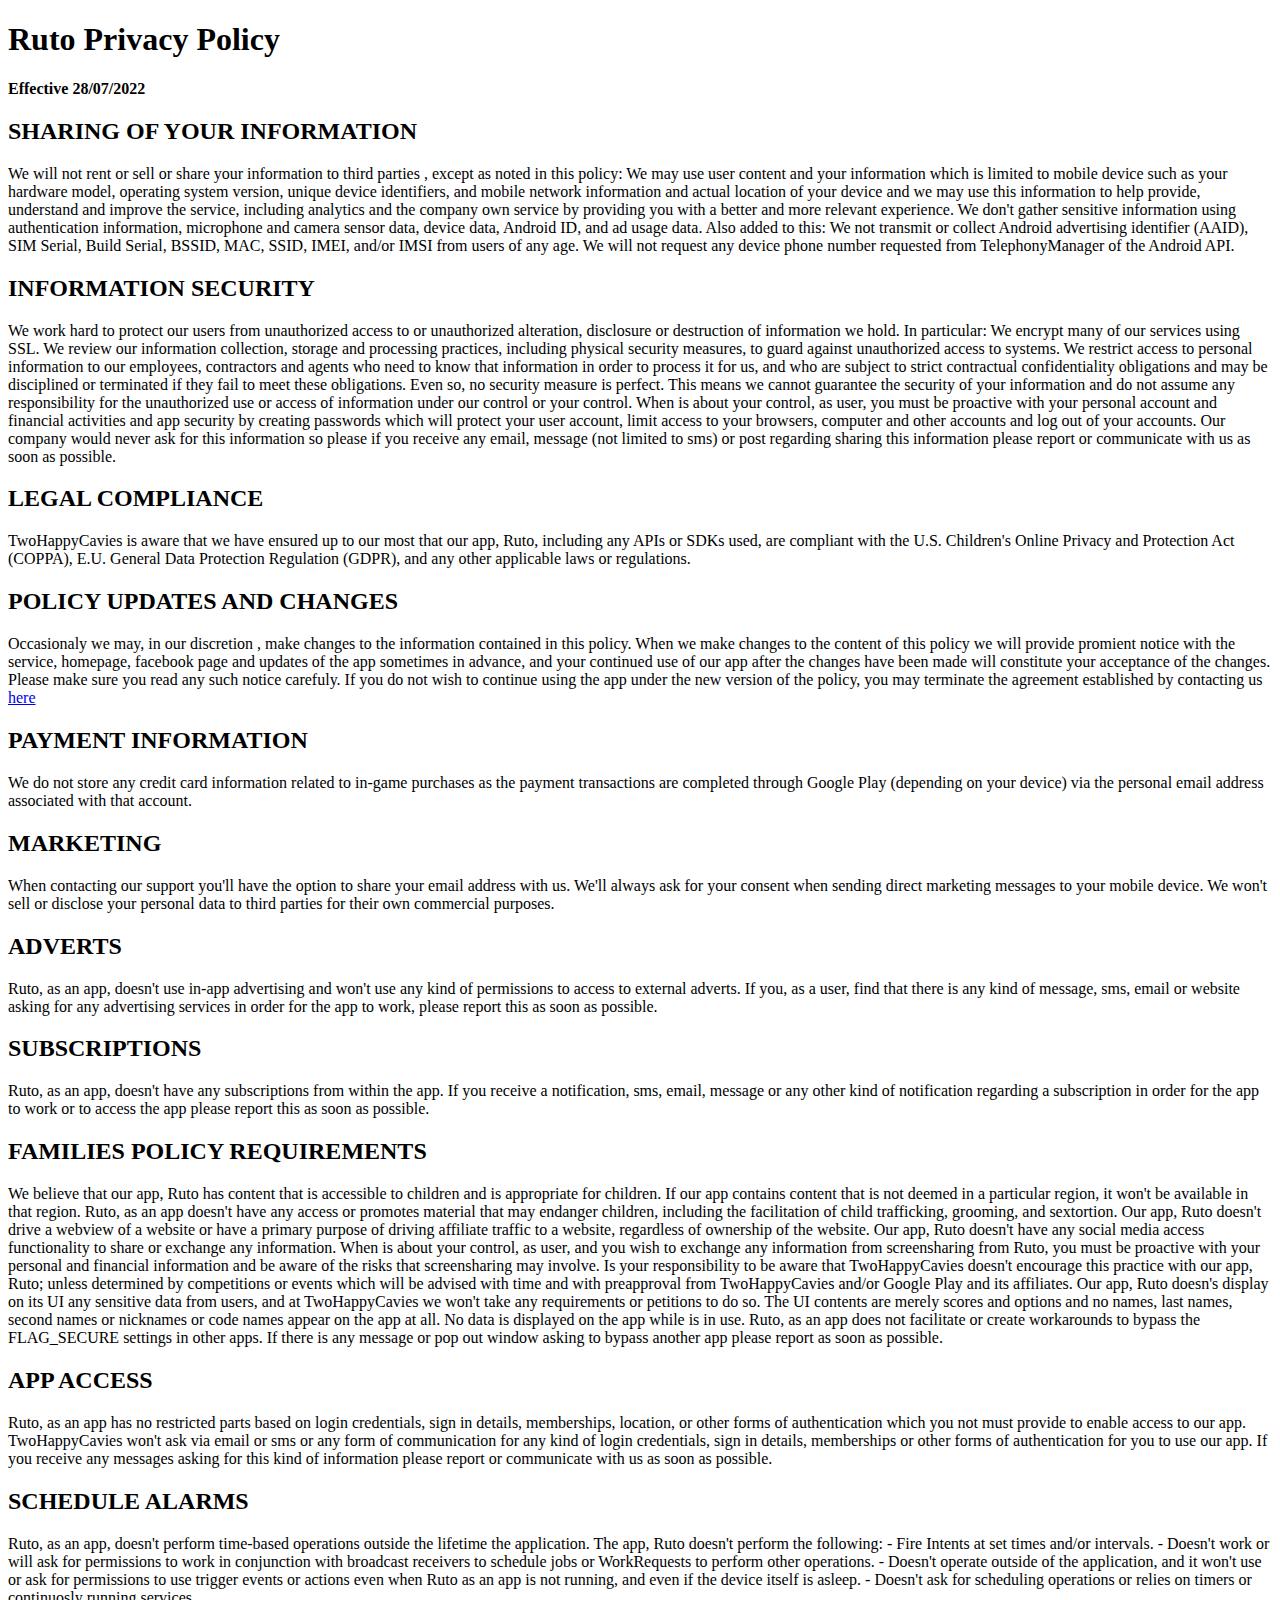
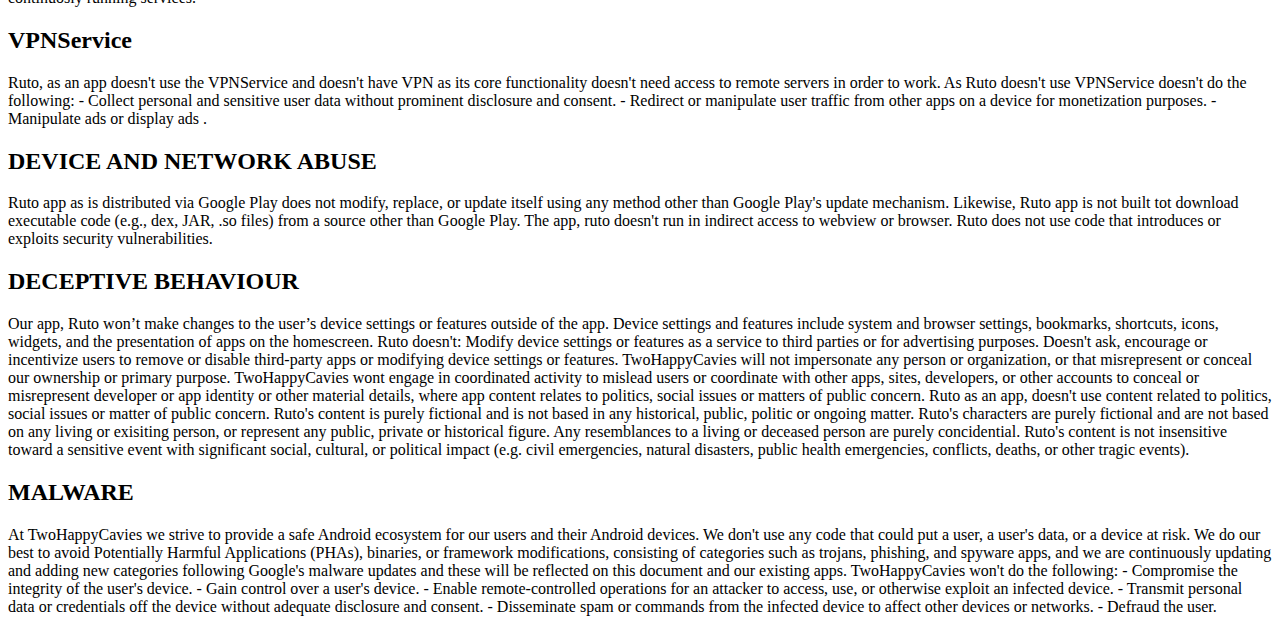
<file: privacy-policy.html>
<!DOCTYPE html>
<html>
<body>


<h1>Ruto Privacy Policy</h1>
<p><strong>Effective 28/07/2022</strong></p>
<h2>SHARING OF YOUR INFORMATION
</h2>
<p>We will not rent or sell or share your information to third parties , except as noted in this policy:  We may use user content and your information which is limited to mobile device such as your hardware model, operating system version, unique device identifiers, and mobile network information and actual location of your device and we may use this information to help provide, understand and improve the service, including analytics and the company own service by providing you with a better and more relevant experience.
 We don't gather sensitive information using  authentication information, microphone and camera sensor data, device data, Android ID, and ad usage data. Also added to this:
We not transmit or collect Android advertising identifier (AAID), SIM Serial, Build Serial, BSSID, MAC, SSID, IMEI, and/or IMSI from users of any age.
We will not request any device phone number requested from TelephonyManager of the Android API.
</p>
<p></p>
<h2>INFORMATION SECURITY</h2>
<p>We work hard to protect our users from unauthorized access to or unauthorized alteration, disclosure or destruction of information we hold. In particular: We encrypt many of our services using SSL. We review our information collection, storage and processing practices, including physical security measures, to guard against unauthorized access to systems. We restrict access to personal information to our employees, contractors and agents who need to know that information in order to process it for us, and who are subject to strict contractual confidentiality obligations and may be disciplined or terminated if they fail to meet these obligations. Even so, no security measure is perfect. This means we cannot guarantee the security of your information and do not assume any responsibility for the unauthorized use or access of information under our control or your control. When is about your control, as user, you must be proactive with your personal account and financial activities and app security by creating passwords which will protect your user account, limit access to your browsers, computer and other accounts and log out of your accounts. Our company would never ask for this information so please if you receive any email, message (not limited to sms) or post regarding sharing this information please report or communicate with us as soon as possible.</p>
<p></p>
<h2>LEGAL COMPLIANCE</h2>
<p>TwoHappyCavies is aware that we have ensured up to our most that our app, Ruto, including any APIs or SDKs used, are compliant with the U.S. Children's Online Privacy and Protection Act (COPPA), E.U. General Data Protection Regulation (GDPR), and any other applicable laws or regulations.
</p>
<p></p>
<h2>POLICY UPDATES AND CHANGES</h2>
<p>Occasionaly we may, in our discretion , make changes to the information contained in this policy. When we make changes to the content of this policy we will provide promient notice with the service, homepage, facebook page and updates of the app sometimes in advance, and your continued use of our app after the changes have been made will constitute your acceptance of the changes. Please make sure you read any such notice carefuly. If you do not wish to continue using the app under the new version of the policy, you may terminate the agreement established by contacting us <a href="mailto:twohappycavies@gmail.com"> here</a></p>
<p></p>
<h2>PAYMENT INFORMATION</h2>
<p>We do not store any credit card information related to in-game purchases as the payment transactions are completed through Google Play (depending on your device) via the personal email address associated with that account.</p>
<p></p>
<h2>MARKETING</h2>
<p>When contacting our support you'll have the option to share your email address with us. We'll always ask for your consent when sending direct marketing messages to your mobile device. We won't sell or disclose your personal data to third parties for their own commercial purposes.
</p>
<p></p>
 <h2>ADVERTS</h2>
 <p>Ruto, as an app, doesn't use in-app advertising and won't use any kind of permissions to access to external adverts.  If you, as a user, find that there is any kind of message, sms, email or website asking for any advertising services in order for the app to work, please report this as soon as possible. </p>
 <p></p>
 <h2>SUBSCRIPTIONS</h2>
 <p>Ruto, as an app, doesn't have any subscriptions from within the app. If you receive a notification, sms, email, message or any other kind of notification regarding a subscription in order for the app to work or to access the app please report this as soon as possible. 
</p>
 <p></p>
 <h2>FAMILIES POLICY REQUIREMENTS</h2>
<p>We believe that our app, Ruto has content that is accessible to children and is appropriate for children. If our app contains content that is not deemed in a particular region, it won't be available in that region.
Ruto, as an app doesn't have any access or promotes material that may endanger children, including the facilitation of child trafficking, grooming, and sextortion.
Our app, Ruto doesn't drive a webview of a website or have a primary purpose of driving affiliate traffic to a website, regardless of ownership of the website. 
Our app, Ruto doesn't have any social media access functionality to share or exchange any information. When is about your control, as user, and you wish to exchange any information from screensharing from Ruto, you must be proactive with your personal and financial information and be aware of the risks that screensharing may involve. Is your responsibility to be aware that TwoHappyCavies doesn't encourage this practice with our app, Ruto; unless determined by competitions or events which will be advised with time and with preapproval from TwoHappyCavies and/or Google Play and its affiliates.
Our app, Ruto doesn's display on its UI any sensitive data from users, and at TwoHappyCavies we won't take any requirements or petitions to do so. The UI contents are merely scores and options and no names, last names, second names or nicknames or code names appear on the app at all. No data is displayed on the app while is in use.
Ruto, as an app does not facilitate or create workarounds to bypass the FLAG_SECURE settings in other apps. If there is any message or pop out window asking to bypass another app please report as soon as possible. 
</p>
<p></p>
<h2>APP ACCESS</h2>
<p>Ruto, as an app has no restricted parts based on login credentials, sign in details, memberships, location, or other forms of authentication which you not must provide to enable access to our app. TwoHappyCavies won't ask via email or sms or any form of communication for any kind of login credentials, sign in details, memberships or other forms of authentication for you to use our app. If you receive any messages asking for this kind of information please report or communicate with us as soon as possible.
</p>
<p></p>
 <h2>SCHEDULE ALARMS</h2>
 <p>Ruto, as an app, doesn't perform time-based operations outside the lifetime the application.
The app, Ruto doesn't perform the following:
- Fire Intents at set times and/or intervals.
- Doesn't work or will ask for permissions to work in conjunction with broadcast receivers to schedule jobs or WorkRequests to perform other operations.
- Doesn't operate outside of the application, and it won't use or ask for permissions to use  trigger events or actions even when Ruto as an app is not running, and even if the device itself is asleep.
- Doesn't ask for scheduling operations or relies on timers or continuosly running services.
</p>
 <p></p>
 <h2>VPNService</h2>
 <p>Ruto, as an app doesn't use the VPNService and doesn't have VPN as its core functionality  doesn't need access to remote servers in order to work. 
As Ruto doesn't use VPNService doesn't do the following:
- Collect personal and sensitive user data without prominent disclosure and consent.
- Redirect or manipulate user traffic from other apps on a device for monetization purposes. 
- Manipulate ads or display ads .
</p>
 <p></p>
<h2>DEVICE AND NETWORK ABUSE
</h2>
<p>Ruto app as is distributed via Google Play does not modify, replace, or update itself using any method other than Google Play's update mechanism. Likewise, Ruto app is not built tot download executable code (e.g., dex, JAR, .so files) from a source other than Google Play. The app, ruto doesn't run in indirect access to webview or browser.
Ruto does not use code that introduces or exploits security vulnerabilities.
</p>
<p></p>
<h2>DECEPTIVE BEHAVIOUR</h2>
<p>Our app, Ruto won’t make changes to the user’s device settings or features outside of the app. Device settings and features include system and browser settings, bookmarks, shortcuts, icons, widgets, and the presentation of apps on the homescreen.
Ruto doesn't:
Modify device settings or features as a service to third parties or for advertising purposes.
Doesn't ask, encourage or incentivize users to remove or disable third-party apps or modifying device settings or features.
TwoHappyCavies will not impersonate any person or organization, or that misrepresent or conceal our ownership or primary purpose.
TwoHappyCavies wont engage in coordinated activity to mislead users or coordinate with other apps, sites, developers, or other accounts to conceal or misrepresent developer or app identity or other material details, where app content relates to politics, social issues or matters of public concern.
Ruto as an app, doesn't use content related to politics, social issues or matter of public concern. Ruto's content is purely fictional and is not based in any historical, public, politic or ongoing matter. Ruto's characters are purely fictional and are not based on any living or exisiting person, or represent any public, private or historical figure. Any resemblances to a living or deceased person are purely concidential.
Ruto's content is not insensitive toward a sensitive event with significant social, cultural, or political impact (e.g. civil emergencies, natural disasters, public health emergencies, conflicts, deaths, or other tragic events).
</p>
<p></p>
<h2>MALWARE</h2>
<p>At TwoHappyCavies we strive to provide a safe Android ecosystem for our users and their Android devices.
We don't use any code that could put a user, a user's data, or a device at risk. We do our best to avoid  Potentially Harmful Applications (PHAs), binaries, or framework modifications, consisting of categories such as trojans, phishing, and spyware apps, and we are continuously updating and adding new categories following Google's malware updates and these will be reflected on this document and our existing apps.
TwoHappyCavies won't do the following: 
- Compromise the integrity of the user's device.
- Gain control over a user's device.
- Enable remote-controlled operations for an attacker to access, use, or otherwise exploit an infected device.
- Transmit personal data or credentials off the device without adequate disclosure and consent.
- Disseminate spam or commands from the infected device to affect other devices or networks.
- Defraud the user.
</p>
<p></p>
</file>
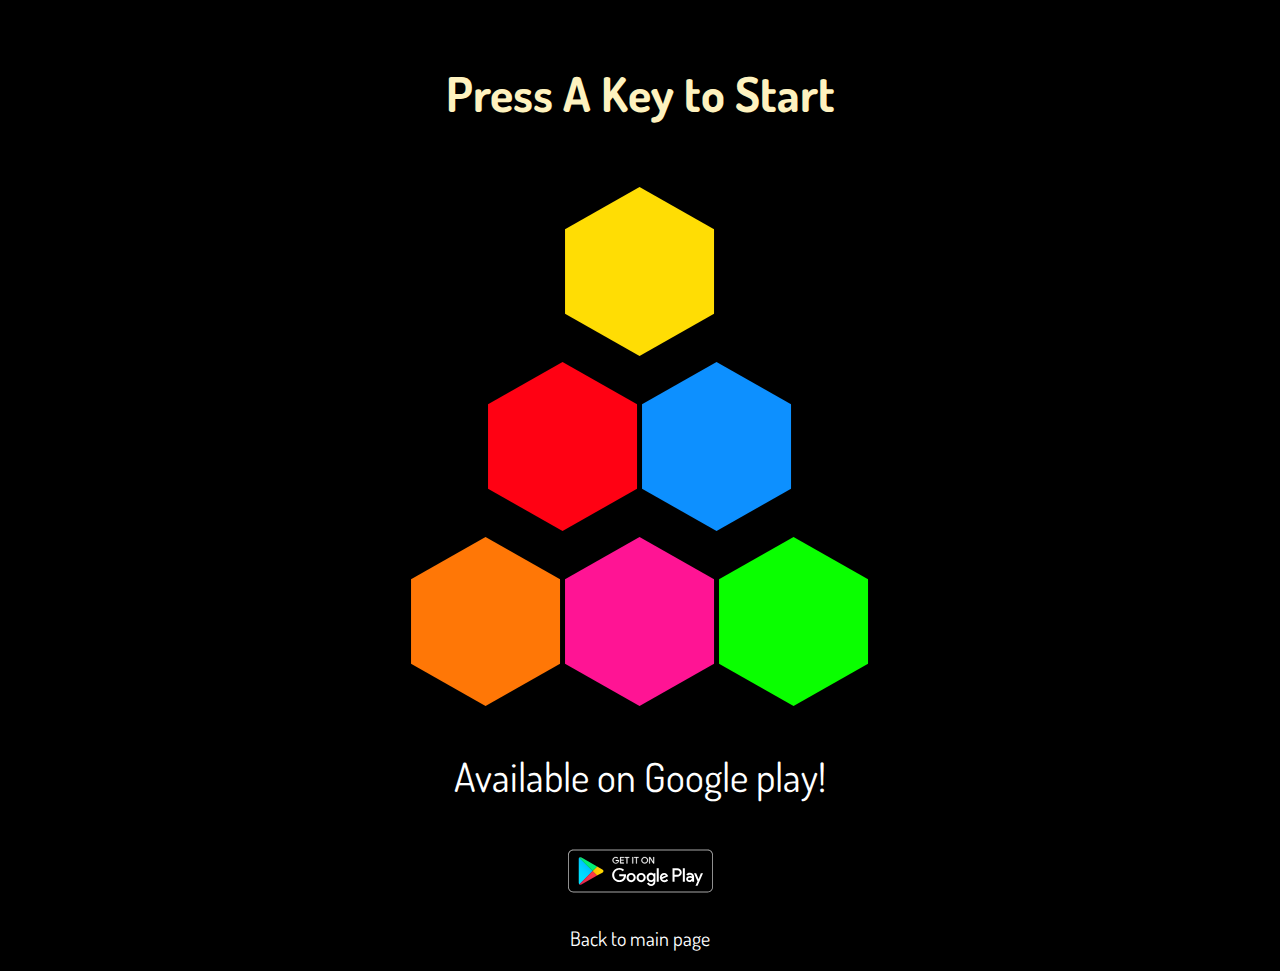
<file: demo/hexagons/index_hex.html>
<!DOCTYPE html>
<html lang="en" dir="ltr">

<head>
  <meta charset="utf-8">
  <title>Ruto Hexagons</title>
  <link rel="stylesheet" href="styles-hexagons.css">
  <link href="https://fonts.googleapis.com/css?family=Press+Start+2P" rel="stylesheet">
  <link href="https://fonts.googleapis.com/css2?family=Dosis:wght@700&display=swap" rel="stylesheet">
</head>

<body>
  <h1 id="level-title2">Press A Key to Start</h1>
  <div class="container">
    <div lass="row">

      <div type="button" id="yellow" class="btn yellow";></div>

      </div>

      <div type="button" id="red" class="btn red";>

      </div>

      <div type="button" id="blue" class="btn blue";>

      </div>
    </div>

    <div class="row">

      <div type="button" id="orange" class="btn orange";>
      </div>
      <div type="button" id="purple" class="btn purple";>

      </div>
      <div type="button" id="green" class="btn green";>

      </div>

    </div>

    <section id="faq" class="faq section-bg">
      <div class="container">
          <div class="row justify-content-center">
            <p class="text-black-50 mb-4" style="font-family: Dosis; font-size: 40px; color: #ffffff">Available on Google play!</p>
                <p class="text-white-50 mb-4"><img border="0" alt="Google" src="img/google-play-badge.svg" height="60" width="145"></p>
                <p style="font-family: Dosis; font-size: 20px; color: #ffffff" ><a href="https://twohappycavies.github.io/ruto/" style="text-decoration:none;color:#FFFFFF">Back to main page</a></p>
              </div>
          </div>
        </section>

  <script src="https://ajax.googleapis.com/ajax/libs/jquery/3.3.1/jquery.min.js"></script>
  <script src="game-hexagons.js" charset="utf-8"></script>

</body>

</html>
</file>
<file: demo/styles.css>
body {
  text-align: center;
  background-color: #000000;
}

#level-title {
  font-family: 'Press Start 2P', cursive;
  font-size: 3rem;
  margin:  5%;
  color: #FEF2BF;
}

#level-title2 {
  font-family: 'Dosis', sans-serif;
  font-size: 3rem;
  margin:  5%;
  color: #FEF2BF;
}


.container {
  display: block;
  width: 50%;
  margin: auto;

}

.btn {
  margin: auto;
  display: inline-block;
  height: 200px;
  width: 200px;
  border: 10px solid black;
  border-radius: 20%;
}

.btn-hex {
  margin: -38px;
  content: "\&#x25C6";
  display: inline-block;
  height: 300px;
  width: 300px;
}

.btn-circle {
  margin: 25px;
  display: inline-block;
  height: 200px;
  width: 200px;
  border-radius: 50%;
}

.btn-option {
  display: inline-block;
  height: 100px;
  width: 100px;
  border-radius: 20%;
}

.button-option2 {
  background-color: #4CAF50; /* Green */
  border: none;
  color: white;
  padding: 15px 32px;
  text-align: center;
  text-decoration: none;
  display: inline-block;
  font-size: 16px;
}

.game-over {
  background-color: red;
  opacity: 0.8;
}

.red {
  background-color: red;
}

.green {
  background-color: green;
}

.blue {
  background-color: blue;
}

.yellow {
  background-color: yellow;
}

.orange {
  background-color: #FF7706;
}

.purple {
  background-color: purple;
}

.pressed {
  box-shadow: 0 0 0px white;
  background-color: grey;
}

.mobiletap {
  display: none;
}

@media (max-width: 1200px) {


    
 #level-title2 {
  font-family: 'Dosis', sans-serif;
  font-size: 3rem;
  margin:  5%;
  color: #FEF2BF;
}



  .btn-circle {
  margin: 25px;
  display: inline-block;
  height: 200px;
  width: 200px;
  border-radius: 50%;
}

 .pressed {
  box-shadow: 0 0 0px white;
  background-color: grey;
}
 
   .desk{
     display: none;
   }
   .mobtab{
    display: block;
    border: palegreen;
   }
}
</file>
<file: test2/css/style.css>
body {
  background-image: url(http://subtlepatterns2015.subtlepatterns.netdna-cdn.com/patterns/nasty_fabric.png)
}

.toggle {
  margin-left: 20px;
  margin-right: 20px;
}

.button {
  border-radius: 50% !important;
  font-size: 1.5em;
  background-color: lightgray;
}

#switches {
  position: absolute;
  font-family: 'Original Surfer', cursive;
  margin-left: 26px;
  margin-top: 110px;
}

.text2 {
  position: absolute;
  font-family: 'Original Surfer', cursive;
  margin-left: 83px;
  margin-top: 197px;
}

.text1 {
  position: absolute;
  font-family: 'Original Surfer', cursive;
  margin-left: 19px;
  margin-top: 142px;
}

.text1 span:last-child {
  padding-left: 70px;
}

#title {
  font-family: 'Original Surfer', cursive;
  position: absolute;
  font-size: 40px;
  margin-left: 35px;
  margin-top: 40px;
}

#turn {
  position: absolute;
  background: #330000;
  color: red;
  font-family: courier;
  font-size: 20px;
  height: 30px;
  width: 50px;
  margin-left: 90px;
  margin-top: 170px;
  text-align: center;
  vertical-align: middle;
  line-height: 30px;
}

#outer-circle {
  background: #385a94;
  border-radius: 50%;
  height: 500px;
  width: 500px;
  position: relative;
  border-style: solid;
  border-width: 10px;
  margin: auto;
  margin-top: 60px;
  box-shadow: 8px 8px 15px 5px #888888;
}

#topleft {
  position: absolute;
  height: 250px;
  width: 250px;
  border-radius: 250px 0 0 0;
  -moz-border-radius: 250px 0 0 0;
  -webkit-border-radius: 250px 0 0 0;
  background: darkgreen;
  top: 50%;
  left: 50%;
  margin: -250px 0px 0px -250px;
  border-style: solid;
  border-width: 5px;
  box-sizing: border-box;
  -moz-box-sizing: border-box;
  -webkit-box-sizing: border-box;
}

#topright {
  position: absolute;
  height: 250px;
  width: 250px;
  border-radius: 0 250px 0 0;
  -moz-border-radius: 0 250px 0 0;
  -webkit-border-radius: 0 250px 0 0;
  background: darkred;
  top: 50%;
  left: 50%;
  margin: -250px 0px 0px 0px;
  border-style: solid;
  border-width: 5px;
  box-sizing: border-box;
  -moz-box-sizing: border-box;
  -webkit-box-sizing: border-box;
}

#bottomleft {
  position: absolute;
  height: 250px;
  width: 250px;
  border-radius: 0 0 0 250px;
  -moz-border-radius: 0 0 0 250px;
  -webkit-border-radius: 0 0 0 250px;
  background: goldenrod;
  top: 50%;
  left: 50%;
  margin: 0px -250px 0px -250px;
  border-style: solid;
  border-width: 5px;
  box-sizing: border-box;
  -moz-box-sizing: border-box;
  -webkit-box-sizing: border-box;
}

#bottomright {
  position: absolute;
  height: 250px;
  width: 250px;
  border-radius: 0 0 250px 0;
  -moz-border-radius: 0 0 250px 0;
  -webkit-border-radius: 0 0 250px 0;
  background: darkblue;
  top: 50%;
  left: 50%;
  margin: 0px 0px -250px 0px;
  border-style: solid;
  border-width: 5px;
  box-sizing: border-box;
  -moz-box-sizing: border-box;
  -webkit-box-sizing: border-box;
}

#inner-circle {
  position: absolute;
  background: grey;
  border-radius: 50%;
  height: 250px;
  width: 250px;
  border-style: solid;
  border-width: 10px;
  top: 50%;
  left: 50%;
  margin: -125px 0px 0px -125px;
  box-sizing: border-box;
  -moz-box-sizing: border-box;
  -webkit-box-sizing: border-box;
}
</file>
<file: demo/hexagons/styles-hexagons.css>
body {
  text-align: center;
  background-color: #000000;
}

#level-title {
  font-family: 'Press Start 2P', cursive;
  font-size: 3rem;
  margin:  5%;
  color: #FEF2BF;
}

#level-title2 {
  font-family: 'Dosis', sans-serif;
  font-size: 3rem;
  margin:  5%;
  color: #FEF2BF;
}


.container {
  display: block;
  width: 50%;
  margin: auto;

}

.btn {
  margin: auto;
  display: inline-block;
  height: 171px;
  width: 150px;
  border-radius: 10%;
}

.btn-hex {
  margin: -38px;
  content: "\&#x25C6";
  display: inline-block;
  height: 300px;
  width: 300px;
}

.btn-circle {
  margin: 25px;
  display: inline-block;
  height: 200px;
  width: 200px;
  border-radius: 50%;
}

.game-over {
  background-color: red;
  opacity: 0.8;
}

.red {
  background-image: url(img/red.svg);
}

.green {
  background-image: url(img/green.svg);
}

.blue {
  background-image: url(img/blue.svg);
}

.yellow {
  background-image: url(img/yellow.svg);
}

.orange {
  background-image: url(img/orange.svg);
}

.purple {
  background-image: url(img/purple.svg);
}

.pressed {
  box-shadow: 0 0 0px white;
  background-color: grey;
}
</file>
<file: assets/css/style.css>
/**
* Template Name: Bootslander - v4.7.2
* Template URL: https://bootstrapmade.com/bootslander-free-bootstrap-landing-page-template/
* Author: BootstrapMade.com
* License: https://bootstrapmade.com/license/
*/

/*--------------------------------------------------------------
# General
--------------------------------------------------------------*/
body {
  font-family: "Open Sans", sans-serif;
  color: #444444;
}

a {
  color: #1acc8d;
  text-decoration: none;
}

a:hover {
  color: #34e5a6;
  text-decoration: none;
}

h1, h2, h3, h4, h5, h6 {
  font-family: "Montserrat", sans-serif;
}

/*--------------------------------------------------------------
# Preloader
--------------------------------------------------------------*/
#preloader {
  position: fixed;
  top: 0;
  left: 0;
  right: 0;
  bottom: 0;
  z-index: 9999;
  overflow: hidden;
  background: #fff;
}

#preloader:before {
  content: "";
  position: fixed;
  top: calc(50% - 30px);
  left: calc(50% - 30px);
  border: 6px solid #1acc8d;
  border-top-color: #d2f9eb;
  border-radius: 50%;
  width: 60px;
  height: 60px;
  -webkit-animation: animate-preloader 1s linear infinite;
  animation: animate-preloader 1s linear infinite;
}

@-webkit-keyframes animate-preloader {
  0% {
    transform: rotate(0deg);
  }
  100% {
    transform: rotate(360deg);
  }
}

@keyframes animate-preloader {
  0% {
    transform: rotate(0deg);
  }
  100% {
    transform: rotate(360deg);
  }
}
/*--------------------------------------------------------------
# Back to top button
--------------------------------------------------------------*/
.back-to-top {
  position: fixed;
  visibility: hidden;
  opacity: 0;
  right: 15px;
  bottom: 15px;
  z-index: 996;
  background: #1acc8d;
  width: 40px;
  height: 40px;
  border-radius: 50px;
  transition: all 0.4s;
}
.back-to-top i {
  font-size: 28px;
  color: #fff;
  line-height: 0;
}
.back-to-top:hover {
  background: #2be4a2;
  color: #fff;
}
.back-to-top.active {
  visibility: visible;
  opacity: 1;
}

/*--------------------------------------------------------------
# Disable AOS delay on mobile
--------------------------------------------------------------*/
@media screen and (max-width: 768px) {
  [data-aos-delay] {
    transition-delay: 0 !important;
  }
}
/*--------------------------------------------------------------
# Header
--------------------------------------------------------------*/
#header {
  height: 80px;
  transition: all 0.5s;
  z-index: 997;
  transition: all 0.5s;
  background: rgba(255, 255, 255, 0.9);
}
#header.header-transparent {
  background: #1512ff2b;
}
#header.header-scrolled {
  background: #8F5FF8;
  height: 60px;
}
#header .logo h1 {
  font-size: 28px;
  margin: 0;
  padding: 0;
  line-height: 1;
  font-weight: 700;
}
#header .logo h1 a, #header .logo h1 a:hover {
  color: #fff;
  text-decoration: none;
}
#header .logo img {
  padding: 0;
  margin: 0;
  max-height: 40px;
}

/*--------------------------------------------------------------
# Navigation Menu
--------------------------------------------------------------*/
/**
* Desktop Navigation
*/
.navbar {
  padding: 0;
}
.navbar ul {
  margin: 0;
  padding: 0;
  display: flex;
  list-style: none;
  align-items: center;
}
.navbar li {
  position: relative;
}
.navbar a, .navbar a:focus {
  display: flex;
  align-items: center;
  justify-content: space-between;
  padding: 10px 0 10px 30px;
  font-size: 15px;
  font-weight: 500;
  font-family: "Poppins", sans-serif;
  color: rgba(255, 255, 255, 0.7);
  white-space: nowrap;
  transition: 0.3s;
}
.navbar a i, .navbar a:focus i {
  font-size: 12px;
  line-height: 0;
  margin-left: 5px;
}
.navbar > ul > li > a:before {
  content: "";
  position: absolute;
  width: 0;
  height: 2px;
  bottom: 3px;
  left: 30px;
  background-color: #1acc8d;
  visibility: hidden;
  width: 0px;
  transition: all 0.3s ease-in-out 0s;
}
.navbar a:hover:before, .navbar li:hover > a:before, .navbar .active:before {
  visibility: visible;
  width: 25px;
}
.navbar a:hover, .navbar .active, .navbar .active:focus, .navbar li:hover > a {
  color: #fff;
}
.navbar .dropdown ul {
  display: block;
  position: absolute;
  left: 30px;
  top: calc(100% + 30px);
  margin: 0;
  padding: 10px 0;
  z-index: 99;
  opacity: 0;
  visibility: hidden;
  background: #fff;
  box-shadow: 0px 0px 30px rgba(127, 137, 161, 0.25);
  transition: 0.3s;
  border-radius: 4px;
}
.navbar .dropdown ul li {
  min-width: 200px;
}
.navbar .dropdown ul a {
  padding: 10px 20px;
  font-size: 14px;
  font-weight: 500;
  text-transform: none;
  color: #01036f;
}
.navbar .dropdown ul a i {
  font-size: 12px;
}
.navbar .dropdown ul a:hover, .navbar .dropdown ul .active:hover, .navbar .dropdown ul li:hover > a {
  color: #1acc8d;
}
.navbar .dropdown:hover > ul {
  opacity: 1;
  top: 100%;
  visibility: visible;
}
.navbar .dropdown .dropdown ul {
  top: 0;
  left: calc(100% - 30px);
  visibility: hidden;
}
.navbar .dropdown .dropdown:hover > ul {
  opacity: 1;
  top: 0;
  left: 100%;
  visibility: visible;
}
@media (max-width: 1366px) {
  .navbar .dropdown .dropdown ul {
    left: -90%;
  }
  .navbar .dropdown .dropdown:hover > ul {
    left: -100%;
  }
}

/**
* Mobile Navigation
*/
.mobile-nav-toggle {
  color: #fff;
  font-size: 28px;
  cursor: pointer;
  display: none;
  line-height: 0;
  transition: 0.5s;
}

@media (max-width: 991px) {
  .mobile-nav-toggle {
    display: block;
  }

  .navbar ul {
    display: none;
  }
}
.navbar-mobile {
  position: fixed;
  overflow: hidden;
  top: 0;
  right: 0;
  left: 0;
  bottom: 0;
  background: rgba(1, 3, 91, 0.9);
  transition: 0.3s;
  z-index: 999;
}
.navbar-mobile .mobile-nav-toggle {
  position: absolute;
  top: 15px;
  right: 15px;
}
.navbar-mobile ul {
  display: block;
  position: absolute;
  top: 55px;
  right: 15px;
  bottom: 15px;
  left: 15px;
  padding: 10px 0;
  border-radius: 8px;
  background-color: #fff;
  overflow-y: auto;
  transition: 0.3s;
}
.navbar-mobile > ul > li > a:before {
  left: 20px;
}
.navbar-mobile a, .navbar-mobile a:focus {
  padding: 10px 20px;
  font-size: 15px;
  color: #0205a1;
}
.navbar-mobile a:hover, .navbar-mobile .active, .navbar-mobile li:hover > a {
  color: #3f43fd;
}
.navbar-mobile .getstarted, .navbar-mobile .getstarted:focus {
  margin: 15px;
}
.navbar-mobile .dropdown ul, .navbar-mobile .dropdown .dropdown ul {
  position: static;
  display: none;
  margin: 10px 20px;
  padding: 10px 0;
  z-index: 99;
  opacity: 1;
  visibility: visible;
  background: #fff;
  box-shadow: 0px 0px 30px rgba(127, 137, 161, 0.25);
}
.navbar-mobile .dropdown ul li, .navbar-mobile .dropdown .dropdown ul li {
  min-width: 200px;
}
.navbar-mobile .dropdown ul a, .navbar-mobile .dropdown .dropdown ul a {
  padding: 10px 20px;
}
.navbar-mobile .dropdown ul a i, .navbar-mobile .dropdown .dropdown ul a i {
  font-size: 12px;
}
.navbar-mobile .dropdown ul a:hover, .navbar-mobile .dropdown ul .active:hover, .navbar-mobile .dropdown ul li:hover > a, .navbar-mobile .dropdown .dropdown ul a:hover, .navbar-mobile .dropdown .dropdown ul .active:hover, .navbar-mobile .dropdown .dropdown ul li:hover > a {
  color: #1acc8d;
}
.navbar-mobile .dropdown > .dropdown-active, .navbar-mobile .dropdown .dropdown > .dropdown-active {
  display: block;
}

/*--------------------------------------------------------------
# Hero Section
--------------------------------------------------------------*/
#hero {
  width: 100%;
  background: url("../img/hero-bg.jpg");
  position: relative;
  padding: 120px 0 0 0;
}
#hero:before {
  content: "";
  background: rgba(41, 2, 161, 0);
  position: absolute;
  bottom: 0;
  top: 0;
  left: 0;
  right: 0;
}
#hero h1 {
  margin: 0 0 20px 0;
  font-size: 48px;
  font-weight: 700;
  line-height: 56px;
  color: rgba(255, 255, 255, 0.8);
}
#hero h1 span {
  color: #fff;
  border-bottom: 4px solid #1acc8d;
}
#hero h2 {
  color: rgba(255, 255, 255, 0.8);
  margin-bottom: 40px;
  font-size: 24px;
}
#hero .btn-get-started {
  font-family: "Montserrat", sans-serif;
  font-weight: 500;
  font-size: 16px;
  letter-spacing: 1px;
  display: inline-block;
  padding: 10px 30px;
  border-radius: 50px;
  transition: 0.5s;
  color: #fff;
  background: #1acc8d;
}
#hero .btn-get-started:hover {
  background: #17b57d;
}
#hero .animated {
  animation: up-down 2s ease-in-out infinite alternate-reverse both;
}
@media (min-width: 1024px) {
  #hero {
    background-attachment: fixed;
  }
}
@media (max-width: 991px) {
  #hero {
    padding-top: 80px;
  }
  #hero .animated {
    -webkit-animation: none;
    animation: none;
  }
  #hero .hero-img {
    text-align: center;
  }
  #hero .hero-img img {
    max-width: 50%;
  }
  #hero h1 {
    font-size: 28px;
    line-height: 32px;
    margin-bottom: 10px;
  }
  #hero h2 {
    font-size: 18px;
    line-height: 24px;
    margin-bottom: 30px;
  }
}
@media (max-width: 575px) {
  #hero .hero-img img {
    width: 80%;
  }
}

@-webkit-keyframes up-down {
  0% {
    transform: translateY(10px);
  }
  100% {
    transform: translateY(-10px);
  }
}

@keyframes up-down {
  0% {
    transform: translateY(10px);
  }
  100% {
    transform: translateY(-10px);
  }
}
.hero-waves {
  display: block;
  margin-top: 60px;
  width: 100%;
  height: 60px;
  z-index: 5;
  position: relative;
}

.wave1 use {
  -webkit-animation: move-forever1 10s linear infinite;
  animation: move-forever1 10s linear infinite;
  -webkit-animation-delay: -2s;
  animation-delay: -2s;
}

.wave2 use {
  -webkit-animation: move-forever2 8s linear infinite;
  animation: move-forever2 8s linear infinite;
  -webkit-animation-delay: -2s;
  animation-delay: -2s;
}

.wave3 use {
  -webkit-animation: move-forever3 6s linear infinite;
  animation: move-forever3 6s linear infinite;
  -webkit-animation-delay: -2s;
  animation-delay: -2s;
}

@-webkit-keyframes move-forever1 {
  0% {
    transform: translate(85px, 0%);
  }
  100% {
    transform: translate(-90px, 0%);
  }
}

@keyframes move-forever1 {
  0% {
    transform: translate(85px, 0%);
  }
  100% {
    transform: translate(-90px, 0%);
  }
}
@-webkit-keyframes move-forever2 {
  0% {
    transform: translate(-90px, 0%);
  }
  100% {
    transform: translate(85px, 0%);
  }
}
@keyframes move-forever2 {
  0% {
    transform: translate(-90px, 0%);
  }
  100% {
    transform: translate(85px, 0%);
  }
}
@-webkit-keyframes move-forever3 {
  0% {
    transform: translate(-90px, 0%);
  }
  100% {
    transform: translate(85px, 0%);
  }
}
@keyframes move-forever3 {
  0% {
    transform: translate(-90px, 0%);
  }
  100% {
    transform: translate(85px, 0%);
  }
}
/*--------------------------------------------------------------
# Sections General
--------------------------------------------------------------*/
section {
  padding: 60px 0;
  overflow: hidden;
}

.section-bg {
  background-color: #f5f5ff;
}

.section-title {
  padding-bottom: 40px;
}
.section-title h2 {
  font-size: 14px;
  font-weight: 500;
  padding: 0;
  line-height: 1px;
  margin: 0 0 5px 0;
  letter-spacing: 2px;
  text-transform: uppercase;
  color: #aaaaaa;
  font-family: "Poppins", sans-serif;
}
.section-title h2::after {
  content: "";
  width: 120px;
  height: 1px;
  display: inline-block;
  background: #1acc8d;
  margin: 4px 10px;
}
.section-title p {
  margin: 0;
  margin: 0;
  font-size: 36px;
  font-weight: 700;
  text-transform: uppercase;
  font-family: "Poppins", sans-serif;
  color: #010483;
}

/*--------------------------------------------------------------
# Breadcrumbs
--------------------------------------------------------------*/
.breadcrumbs {
  padding: 20px 0;
  background-color: #fafaff;
  min-height: 40px;
  margin-top: 80px;
}
@media (max-width: 992px) {
  .breadcrumbs {
    margin-top: 64px;
  }
}
.breadcrumbs h2 {
  font-size: 24px;
  font-weight: 400;
  margin: 0;
}
@media (max-width: 992px) {
  .breadcrumbs h2 {
    margin: 0 0 10px 0;
  }
}
.breadcrumbs ol {
  display: flex;
  flex-wrap: wrap;
  list-style: none;
  padding: 0;
  margin: 0;
  font-size: 14px;
}
.breadcrumbs ol li + li {
  padding-left: 10px;
}
.breadcrumbs ol li + li::before {
  display: inline-block;
  padding-right: 10px;
  color: #6c757d;
  content: "/";
}
@media (max-width: 768px) {
  .breadcrumbs .d-flex {
    display: block !important;
  }
  .breadcrumbs ol {
    display: block;
  }
  .breadcrumbs ol li {
    display: inline-block;
  }
}

/*--------------------------------------------------------------
# About
--------------------------------------------------------------*/
.about {
  padding: 40px 0 0 0;
}
.about .icon-boxes h3 {
  font-size: 28px;
  font-weight: 700;
  color: #010483;
  margin-bottom: 15px;
}
.about .icon-box {
  margin-top: 40px;
}
.about .icon-box .icon {
  float: left;
  display: flex;
  align-items: center;
  justify-content: center;
  width: 64px;
  height: 64px;
  border: 2px solid #7ceec6;
  border-radius: 50px;
  transition: 0.5s;
}
.about .icon-box .icon i {
  color: #1acc8d;
  font-size: 32px;
}
.about .icon-box:hover .icon {
  background: #1acc8d;
  border-color: #1acc8d;
}
.about .icon-box:hover .icon i {
  color: #fff;
}
.about .icon-box .title {
  margin-left: 85px;
  font-weight: 700;
  margin-bottom: 10px;
  font-size: 18px;
}
.about .icon-box .title a {
  color: #343a40;
  transition: 0.3s;
}
.about .icon-box .title a:hover {
  color: #1acc8d;
}
.about .icon-box .description {
  margin-left: 85px;
  line-height: 24px;
  font-size: 14px;
}
.about .video-box {
  background: url("../img/about.png") center center no-repeat;
  background-size: contain;
  min-height: 300px;
}
.about .play-btn {
  width: 94px;
  height: 94px;
  background: radial-gradient(#3f43fd 50%, rgba(63, 67, 253, 0.4) 52%);
  border-radius: 50%;
  display: block;
  position: absolute;
  left: calc(50% - 47px);
  top: calc(50% - 47px);
  overflow: hidden;
}
.about .play-btn::after {
  content: "";
  position: absolute;
  left: 50%;
  top: 50%;
  transform: translateX(-40%) translateY(-50%);
  width: 0;
  height: 0;
  border-top: 10px solid transparent;
  border-bottom: 10px solid transparent;
  border-left: 15px solid #fff;
  z-index: 100;
  transition: all 400ms cubic-bezier(0.55, 0.055, 0.675, 0.19);
}
.about .play-btn::before {
  content: "";
  position: absolute;
  width: 120px;
  height: 120px;
  -webkit-animation-delay: 0s;
  animation-delay: 0s;
  -webkit-animation: pulsate-btn 2s;
  animation: pulsate-btn 2s;
  -webkit-animation-direction: forwards;
  animation-direction: forwards;
  -webkit-animation-iteration-count: infinite;
  animation-iteration-count: infinite;
  -webkit-animation-timing-function: steps;
  animation-timing-function: steps;
  opacity: 1;
  border-radius: 50%;
  border: 5px solid rgba(63, 67, 253, 0.7);
  top: -15%;
  left: -15%;
  background: rgba(198, 16, 0, 0);
}
.about .play-btn:hover::after {
  border-left: 15px solid #3f43fd;
  transform: scale(20);
}
.about .play-btn:hover::before {
  content: "";
  position: absolute;
  left: 50%;
  top: 50%;
  transform: translateX(-40%) translateY(-50%);
  width: 0;
  height: 0;
  border: none;
  border-top: 10px solid transparent;
  border-bottom: 10px solid transparent;
  border-left: 15px solid #fff;
  z-index: 200;
  -webkit-animation: none;
  animation: none;
  border-radius: 0;
}

@-webkit-keyframes pulsate-btn {
  0% {
    transform: scale(0.6, 0.6);
    opacity: 1;
  }
  100% {
    transform: scale(1, 1);
    opacity: 0;
  }
}

@keyframes pulsate-btn {
  0% {
    transform: scale(0.6, 0.6);
    opacity: 1;
  }
  100% {
    transform: scale(1, 1);
    opacity: 0;
  }
}
/*--------------------------------------------------------------
# Features
--------------------------------------------------------------*/
.features .icon-box {
  display: flex;
  align-items: center;
  padding: 20px;
  background: #f5f5ff;
  transition: ease-in-out 0.3s;
}
.features .icon-box i {
  font-size: 32px;
  padding-right: 10px;
  line-height: 1;
}
.features .icon-box h3 {
  font-weight: 700;
  margin: 0;
  padding: 0;
  line-height: 1;
  font-size: 16px;
}
.features .icon-box h3 a {
  color: #010483;
  transition: ease-in-out 0.3s;
}
.features .icon-box h3 a:hover {
  color: #01036f;
}
.features .icon-box:hover {
  background: #ebebff;
}

/*--------------------------------------------------------------
# Counts
--------------------------------------------------------------*/
.counts {
  background: #f5f5ff;
  padding: 70px 0 60px;
}
.counts .count-box {
  padding: 30px 30px 25px 30px;
  width: 100%;
  position: relative;
  text-align: center;
  background: #fff;
}
.counts .count-box i {
  position: absolute;
  top: -25px;
  left: 50%;
  transform: translateX(-50%);
  font-size: 20px;
  background: #1acc8d;
  padding: 12px;
  color: #fff;
  border-radius: 50px;
  display: inline-flex;
  align-items: center;
  justify-content: center;
  line-height: 0;
  width: 48px;
  height: 48px;
}
.counts .count-box span {
  font-size: 36px;
  display: block;
  font-weight: 600;
  color: #010483;
}
.counts .count-box p {
  padding: 0;
  margin: 0;
  font-family: "Montserrat", sans-serif;
  font-size: 14px;
}

/*--------------------------------------------------------------
# Details
--------------------------------------------------------------*/
.details .content + .content {
  margin-top: 100px;
}
.details .content h3 {
  font-weight: 600;
  font-size: 26px;
  color: #010483;
}
.details .content ul {
  list-style: none;
  padding: 0;
}
.details .content ul li {
  padding-bottom: 10px;
}
.details .content ul i {
  font-size: 20px;
  padding-right: 4px;
  color: #1acc8d;
}
.details .content p:last-child {
  margin-bottom: 0;
}

/*--------------------------------------------------------------
# Gallery
--------------------------------------------------------------*/
.gallery .gallery-item {
  overflow: hidden;
  border-right: 3px solid #fff;
  border-bottom: 3px solid #fff;
}
.gallery .gallery-item img {
  transition: all ease-in-out 0.4s;
}
.gallery .gallery-item:hover img {
  transform: scale(1.1);
}

/*--------------------------------------------------------------
# Testimonials
--------------------------------------------------------------*/
.testimonials {
  padding: 80px 0;
  background: url("../img/cta-bg.jpg") no-repeat;
  background-position: center center;
  background-size: cover;
  position: relative;
}
.testimonials::before {
  content: "";
  position: absolute;
  left: 0;
  right: 0;
  top: 0;
  bottom: 0;
  background: rgba(1, 3, 111, 0.8);
}
.testimonials .section-header {
  margin-bottom: 40px;
}
.testimonials .testimonials-carousel, .testimonials .testimonials-slider {
  overflow: hidden;
}
.testimonials .testimonial-item {
  text-align: center;
  color: #fff;
}
.testimonials .testimonial-item .testimonial-img {
  width: 100px;
  border-radius: 50%;
  border: 6px solid rgba(255, 255, 255, 0.15);
  margin: 0 auto;
}
.testimonials .testimonial-item h3 {
  font-size: 20px;
  font-weight: bold;
  margin: 10px 0 5px 0;
  color: #fff;
}
.testimonials .testimonial-item h4 {
  font-size: 14px;
  color: #ddd;
  margin: 0 0 15px 0;
}
.testimonials .testimonial-item .quote-icon-left, .testimonials .testimonial-item .quote-icon-right {
  color: rgba(255, 255, 255, 0.4);
  font-size: 26px;
}
.testimonials .testimonial-item .quote-icon-left {
  display: inline-block;
  left: -5px;
  position: relative;
}
.testimonials .testimonial-item .quote-icon-right {
  display: inline-block;
  right: -5px;
  position: relative;
  top: 10px;
}
.testimonials .testimonial-item p {
  font-style: italic;
  margin: 0 auto 15px auto;
  color: #eee;
}
.testimonials .swiper-pagination {
  margin-top: 20px;
  position: relative;
}
.testimonials .swiper-pagination .swiper-pagination-bullet {
  width: 12px;
  height: 12px;
  opacity: 1;
  background-color: rgba(255, 255, 255, 0.4);
}
.testimonials .swiper-pagination .swiper-pagination-bullet-active {
  background-color: #1acc8d;
}
@media (min-width: 1024px) {
  .testimonials {
    background-attachment: fixed;
  }
}
@media (min-width: 992px) {
  .testimonials .testimonial-item p {
    width: 80%;
  }
}

/*--------------------------------------------------------------
# Team
--------------------------------------------------------------*/
.team {
  background: #fff;
}
.team .member {
  text-align: center;
  margin-bottom: 80px;
  position: relative;
}
.team .member .pic {
  border-radius: 4px;
  overflow: hidden;
}
.team .member img {
  transition: all ease-in-out 0.4s;
}
.team .member:hover img {
  transform: scale(1.1);
}
.team .member .member-info {
  position: absolute;
  bottom: -80px;
  left: 0px;
  right: 0px;
  background: rgba(255, 255, 255, 0.9);
  padding: 15px 0;
  border-radius: 0 0 4px 4px;
  box-shadow: 0px 2px 15px rgba(0, 0, 0, 0.1);
}
.team .member h4 {
  font-weight: 700;
  margin-bottom: 10px;
  font-size: 16px;
  color: #01036f;
  position: relative;
  padding-bottom: 10px;
}
.team .member h4::after {
  content: "";
  position: absolute;
  display: block;
  width: 50px;
  height: 1px;
  background: #0d12fc;
  bottom: 0;
  left: calc(50% - 25px);
}
.team .member span {
  font-style: italic;
  display: block;
  font-size: 13px;
  color: #01036f;
}
.team .member .social {
  margin-top: 10px;
}
.team .member .social a {
  transition: color 0.3s;
  color: #01036f;
}
.team .member .social a:hover {
  color: #1acc8d;
}
.team .member .social i {
  font-size: 16px;
  margin: 0 2px;
}

/*--------------------------------------------------------------
# Pricing
--------------------------------------------------------------*/
.pricing .box {
  padding: 20px;
  background: #fff;
  text-align: center;
  box-shadow: 0px 0px 4px rgba(0, 0, 0, 0.12);
  border-radius: 5px;
  position: relative;
  overflow: hidden;
}
.pricing h3 {
  font-weight: 400;
  margin: -20px -20px 20px -20px;
  padding: 20px 15px;
  font-size: 16px;
  font-weight: 600;
  color: #777777;
  background: #f8f8f8;
}
.pricing h4 {
  font-size: 36px;
  color: #1acc8d;
  font-weight: 600;
  font-family: "Poppins", sans-serif;
  margin-bottom: 20px;
}
.pricing h4 sup {
  font-size: 20px;
  top: -15px;
  left: -3px;
}
.pricing h4 span {
  color: #bababa;
  font-size: 16px;
  font-weight: 300;
}
.pricing ul {
  padding: 0;
  list-style: none;
  color: #444444;
  text-align: center;
  line-height: 20px;
  font-size: 14px;
}
.pricing ul li {
  padding-bottom: 16px;
}
.pricing ul i {
  color: #1acc8d;
  font-size: 18px;
  padding-right: 4px;
}
.pricing ul .na {
  color: #ccc;
  text-decoration: line-through;
}
.pricing .btn-wrap {
  margin: 20px -20px -20px -20px;
  padding: 20px 15px;
  background: #f8f8f8;
  text-align: center;
}
.pricing .btn-buy {
  background: #1acc8d;
  display: inline-block;
  padding: 8px 35px 10px 35px;
  border-radius: 50px;
  color: #fff;
  transition: none;
  font-size: 14px;
  font-weight: 400;
  font-family: "Montserrat", sans-serif;
  font-weight: 600;
  transition: 0.3s;
}
.pricing .btn-buy:hover {
  background: #149f6e;
}
.pricing .featured h3 {
  color: #fff;
  background: #1acc8d;
}
.pricing .advanced {
  width: 200px;
  position: absolute;
  top: 18px;
  right: -68px;
  transform: rotate(45deg);
  z-index: 1;
  font-size: 14px;
  padding: 1px 0 3px 0;
  background: #1acc8d;
  color: #fff;
}

/*--------------------------------------------------------------
# F.A.Q
--------------------------------------------------------------*/
.faq .faq-list {
  padding: 0;
}
.faq .faq-list ul {
  padding: 0;
  list-style: none;
}
.faq .faq-list li + li {
  margin-top: 15px;
}
.faq .faq-list li {
  padding: 43px;
  background: #fff;
  border-radius: 65px;
  position: relative;
}
.faq .faq-list a {
  display: block;
  position: relative;
  font-family: "Poppins", sans-serif;
  font-size: 16px;
  line-height: 24px;
  font-weight: 500;
  padding: 0 30px;
  outline: none;
  cursor: pointer;
}
.faq .faq-list .icon-help {
  font-size: 24px;
  position: absolute;
  right: 0;
  left: 20px;
  color: #34e5a6;
}
.faq .faq-list .icon-show, .faq .faq-list .icon-close {
  font-size: 24px;
  position: absolute;
  right: 0;
  top: 0;
}
.faq .faq-list p {
  margin-bottom: 0;
  padding: 10px 0 0 0;
}
.faq .faq-list .icon-show {
  display: none;
}
.faq .faq-list a.collapsed {
  color: #343a40;
}
.faq .faq-list a.collapsed:hover {
  color: #1acc8d;
}
.faq .faq-list a.collapsed .icon-show {
  display: inline-block;
}
.faq .faq-list a.collapsed .icon-close {
  display: none;
}
@media (max-width: 1200px) {
  .faq .faq-list {
    padding: 0;
  }
}

/*--------------------------------------------------------------
# Contact
--------------------------------------------------------------*/
.contact .info {
  width: 100%;
  background: #fff;
}
.contact .info i {
  font-size: 20px;
  color: #3f43fd;
  float: left;
  width: 44px;
  height: 44px;
  background: #f0f0ff;
  display: flex;
  justify-content: center;
  align-items: center;
  border-radius: 50px;
  transition: all 0.3s ease-in-out;
}
.contact .info h4 {
  padding: 0 0 0 60px;
  font-size: 22px;
  font-weight: 600;
  margin-bottom: 5px;
  color: #010483;
}
.contact .info p {
  padding: 0 0 0 60px;
  margin-bottom: 0;
  font-size: 14px;
  color: #0205a1;
}
.contact .info .email, .contact .info .phone {
  margin-top: 40px;
}
.contact .info .email:hover i, .contact .info .address:hover i, .contact .info .phone:hover i {
  background: #1acc8d;
  color: #fff;
}
.contact .php-email-form {
  width: 100%;
  background: #fff;
}
.contact .php-email-form .form-group {
  padding-bottom: 8px;
}
.contact .php-email-form .error-message {
  display: none;
  color: #fff;
  background: #ed3c0d;
  text-align: left;
  padding: 15px;
  font-weight: 600;
}
.contact .php-email-form .error-message br + br {
  margin-top: 25px;
}
.contact .php-email-form .sent-message {
  display: none;
  color: #fff;
  background: #18d26e;
  text-align: center;
  padding: 15px;
  font-weight: 600;
}
.contact .php-email-form .loading {
  display: none;
  background: #fff;
  text-align: center;
  padding: 15px;
}
.contact .php-email-form .loading:before {
  content: "";
  display: inline-block;
  border-radius: 50%;
  width: 24px;
  height: 24px;
  margin: 0 10px -6px 0;
  border: 3px solid #18d26e;
  border-top-color: #eee;
  -webkit-animation: animate-loading 1s linear infinite;
  animation: animate-loading 1s linear infinite;
}
.contact .php-email-form input, .contact .php-email-form textarea {
  border-radius: 0;
  box-shadow: none;
  font-size: 14px;
}
.contact .php-email-form input {
  height: 44px;
}
.contact .php-email-form textarea {
  padding: 10px 12px;
}
.contact .php-email-form button[type=submit] {
  background: #1acc8d;
  border: 0;
  padding: 10px 30px;
  color: #fff;
  transition: 0.4s;
  border-radius: 50px;
}
.contact .php-email-form button[type=submit]:hover {
  background: #34e5a6;
}
@-webkit-keyframes animate-loading {
  0% {
    transform: rotate(0deg);
  }
  100% {
    transform: rotate(360deg);
  }
}
@keyframes animate-loading {
  0% {
    transform: rotate(0deg);
  }
  100% {
    transform: rotate(360deg);
  }
}
/*--------------------------------------------------------------
# Buttons
--------------------------------------------------------------*/
.button {
  background-color: #4CAF50; /* Green */
  border: none;
  color: white;
  padding: 15px 32px;
  text-align: center;
  text-decoration: none;
  display: inline-block;
  font-size: 16px;
}
.button-top {
  background-color: #8F5FF8;
  border: none;
  color: white;
  padding: 10px 32px;
  text-align: center;
  text-decoration: none;
  display: inline-block;
  font-size: 16px;
  border-radius: 4px;
}

/*--------------------------------------------------------------
# Footer
--------------------------------------------------------------*/
#footer {
  background: #010351;
  padding: 0 0 30px 0;
  color: #fff;
  font-size: 14px;
}
#footer .footer-top {
  padding: 60px 0 30px 0;
}
#footer .footer-top .footer-info {
  margin-bottom: 15px;
  background: #010246;
  color: #fff;
  border-top: 4px solid #1acc8d;
  text-align: center;
  padding: 30px 20px;
}
#footer .footer-top .footer-info h3 {
  font-size: 24px;
  margin: 0 0 20px 0;
  padding: 2px 0 2px 0;
  line-height: 1;
  font-weight: 700;
}
#footer .footer-top .footer-info p {
  font-size: 14px;
  line-height: 24px;
  margin-bottom: 0;
  font-family: "Montserrat", sans-serif;
}
#footer .footer-top .social-links a {
  font-size: 18px;
  display: inline-block;
  color: #fff;
  line-height: 1;
  padding: 8px 0;
  margin-right: 4px;
  border-radius: 50%;
  text-align: center;
  width: 36px;
  height: 36px;
  transition: 0.3s;
}
#footer .footer-top .social-links a:hover {
  background: #1acc8d;
  color: #fff;
  text-decoration: none;
}
#footer .footer-top h4 {
  font-size: 16px;
  font-weight: 600;
  color: #fff;
  position: relative;
  padding-bottom: 12px;
}
#footer .footer-top .footer-links {
  margin-bottom: 30px;
}
#footer .footer-top .footer-links ul {
  list-style: none;
  padding: 0;
  margin: 0;
}
#footer .footer-top .footer-links ul i {
  padding-right: 2px;
  color: #61ebba;
  font-size: 18px;
  line-height: 1;
}
#footer .footer-top .footer-links ul li {
  padding: 10px 0;
  display: flex;
  align-items: center;
}
#footer .footer-top .footer-links ul li:first-child {
  padding-top: 0;
}
#footer .footer-top .footer-links ul a {
  color: #fff;
  transition: 0.3s;
  display: inline-block;
  line-height: 1;
}
#footer .footer-top .footer-links ul a:hover {
  color: #4be8b0;
}
#footer .footer-top .footer-newsletter form {
  margin-top: 30px;
  background: #fff;
  padding: 6px 10px 6px 15px;
  position: relative;
  border-radius: 50px;
}
#footer .footer-top .footer-newsletter form input[type=email] {
  border: 0;
  padding: 4px;
  width: calc(100% - 110px);
}
#footer .footer-top .footer-newsletter form input[type=submit] {
  position: absolute;
  top: 0;
  right: -2px;
  bottom: 0;
  border: 0;
  background: none;
  font-size: 16px;
  padding: 0 20px;
  background: #1acc8d;
  color: #fff;
  transition: 0.3s;
  border-radius: 50px;
}
#footer .footer-top .footer-newsletter form input[type=submit]:hover {
  background: #149f6e;
}
#footer .copyright {
  border-top: 1px solid #010479;
  text-align: center;
  padding-top: 30px;
}
#footer .credits {
  padding-top: 10px;
  text-align: center;
  font-size: 13px;
  color: #fff;
}
@media (max-width: 575px) {
  #footer .footer-top .footer-info {
    margin: -20px 0 30px 0;
  }
}
</file>
